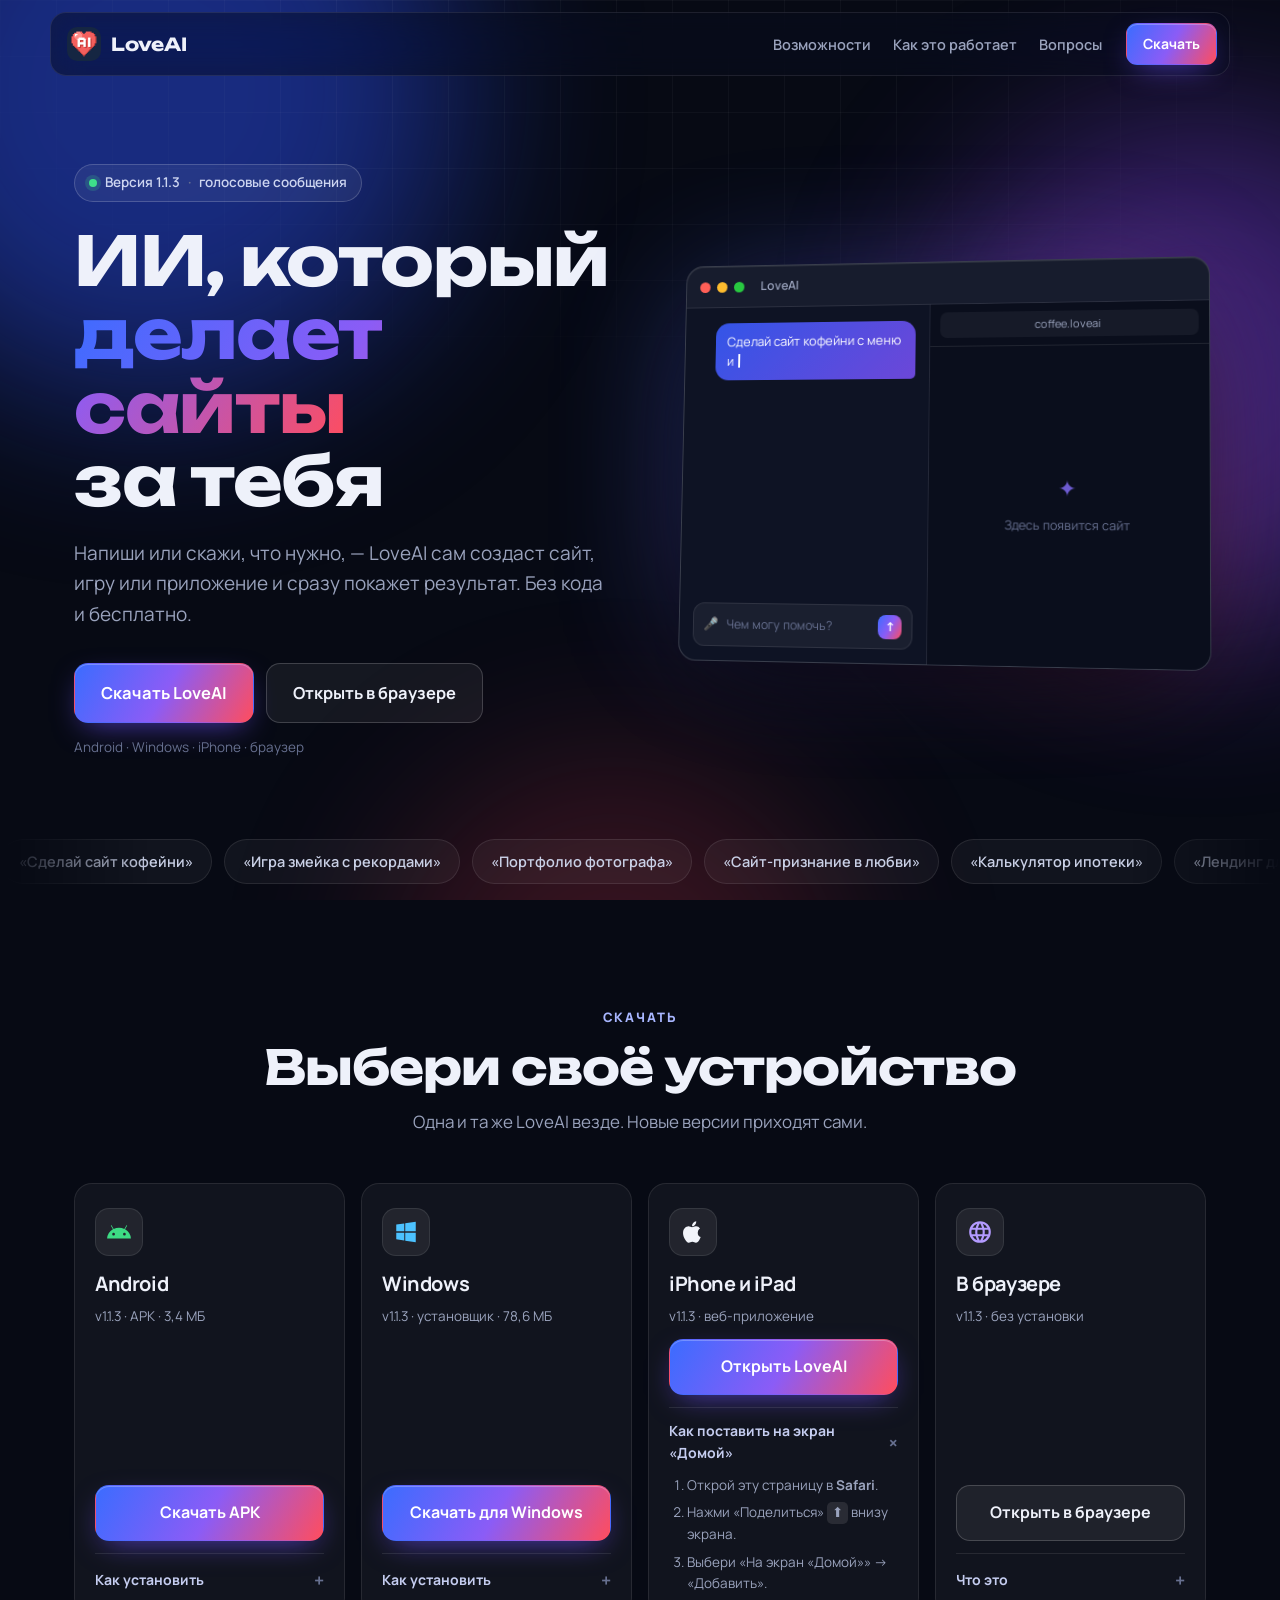
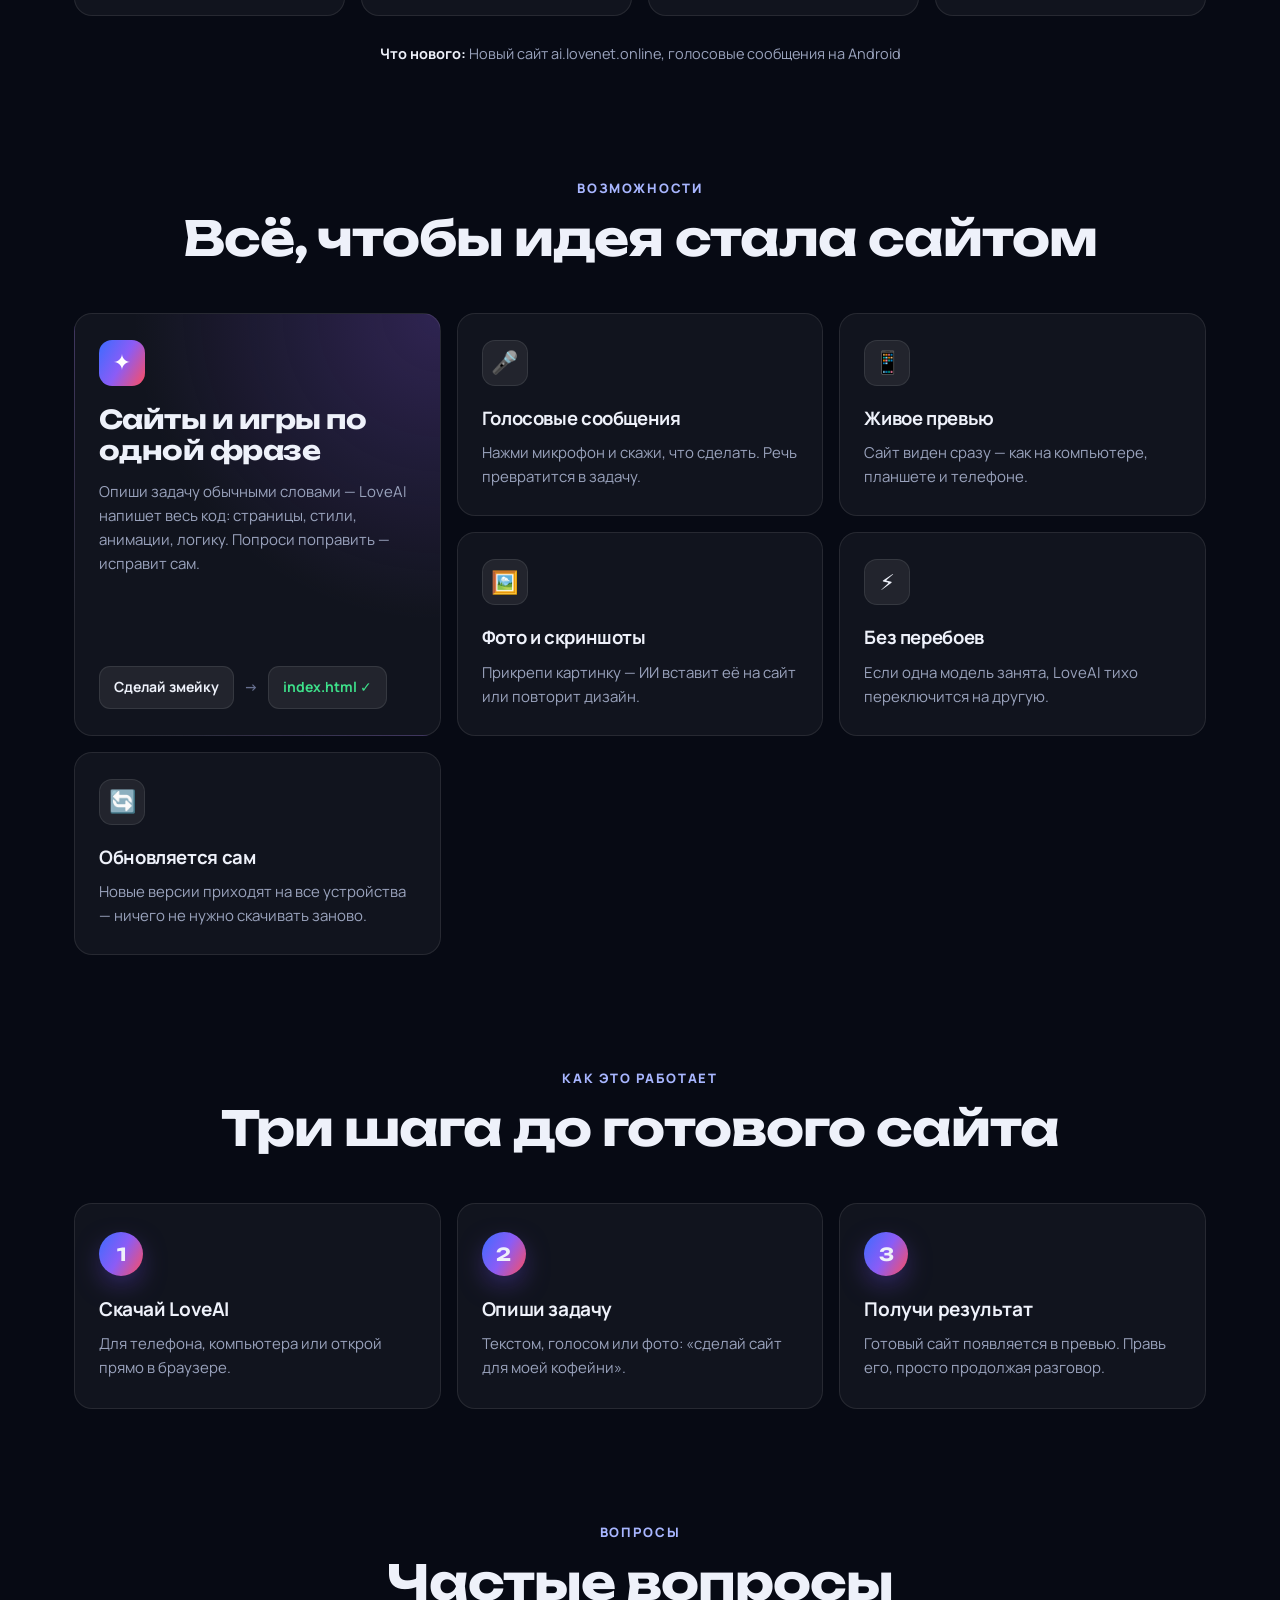
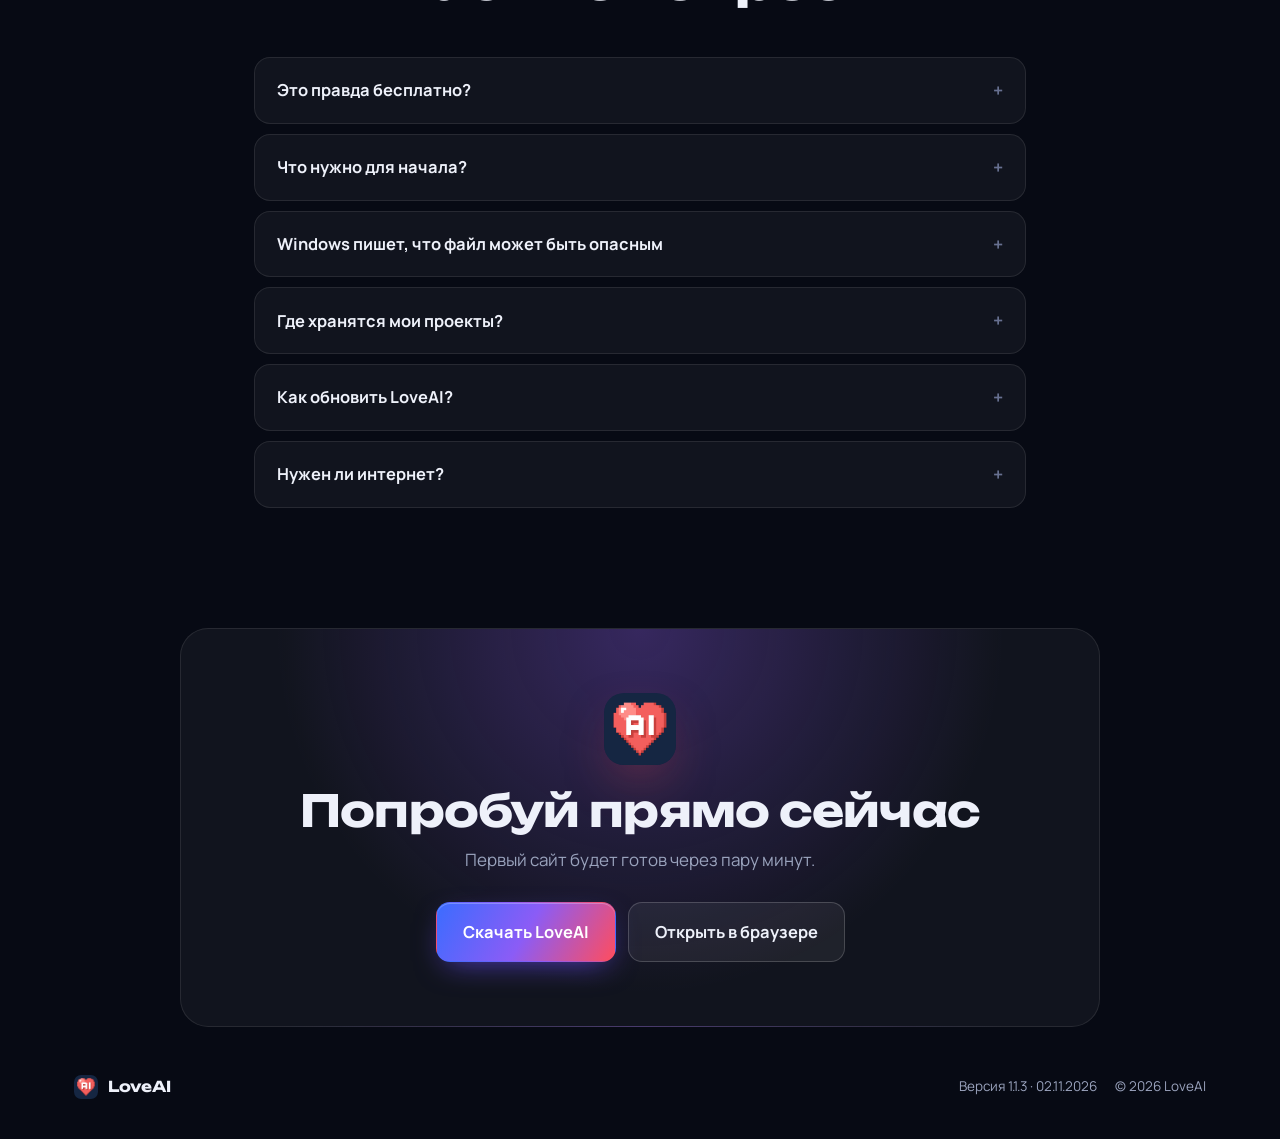
<file: index.html>
<!doctype html>
<html lang="ru">
<head>
  <meta charset="utf-8">
  <meta name="viewport" content="width=device-width, initial-scale=1, viewport-fit=cover">
  <title>LoveAI — ИИ, который делает сайты за тебя</title>
  <meta name="description" content="Напиши, что нужно — LoveAI сам сделает сайт, игру или приложение. Бесплатно для Android, Windows и iPhone.">
  <meta name="theme-color" content="#070a14">
  <meta property="og:title" content="LoveAI — ИИ, который делает сайты за тебя">
  <meta property="og:description" content="Опиши задачу словами или голосом — LoveAI соберёт готовый сайт. Android, Windows, iPhone.">
  <meta property="og:image" content="icon-512.png">
  <meta property="og:type" content="website">
  <link rel="icon" href="logo.png" type="image/png">
  <link rel="apple-touch-icon" href="apple-touch-icon.png">
  <link rel="preconnect" href="https://fonts.googleapis.com">
  <link rel="preconnect" href="https://fonts.gstatic.com" crossorigin>
  <link href="https://fonts.googleapis.com/css2?family=Manrope:wght@400;500;600;700;800&family=Unbounded:wght@500;700;800&display=swap" rel="stylesheet">
  <link rel="stylesheet" href="landing.css">
</head>
<body>
  <div class="bg" aria-hidden="true"><span class="orb o1"></span><span class="orb o2"></span><span class="orb o3"></span><span class="grid"></span></div>

  <header class="nav" id="nav">
    <a class="brand" href="#top" aria-label="LoveAI — на главную"><img src="logo.png" alt="" width="34" height="34"><span>LoveAI</span></a>
    <nav class="links" aria-label="Разделы">
      <a href="#features">Возможности</a>
      <a href="#how">Как это работает</a>
      <a href="#faq">Вопросы</a>
    </nav>
    <a class="btn btn-sm btn-grad" href="#download">Скачать</a>
  </header>

  <main id="top">
    <!-- hero -->
    <section class="hero">
      <div class="hero-text">
        <a class="pill" href="#download"><span class="dot"></span><span id="heroVersion">Новая версия</span><span class="pill-sep">·</span>голосовые сообщения</a>
        <h1>ИИ, который <span class="grad">делает сайты</span> за&nbsp;тебя</h1>
        <p class="lead">Напиши или скажи, что нужно, — LoveAI сам создаст сайт, игру или приложение и сразу покажет результат. Без кода и бесплатно.</p>
        <div class="cta">
          <a class="btn btn-lg btn-grad" id="primaryCta" href="#download">
            <span class="ico" id="primaryIcon"></span><span id="primaryLabel">Скачать LoveAI</span>
          </a>
          <a class="btn btn-lg btn-ghost" href="app/">Открыть в браузере</a>
        </div>
        <p class="cta-note" id="primaryNote">Android · Windows · iPhone · браузер</p>
      </div>

      <div class="mock" aria-label="Как LoveAI делает сайт" role="img">
        <div class="mock-glow" aria-hidden="true"></div>
        <div class="window">
          <div class="win-bar"><i></i><i></i><i></i><span>LoveAI</span></div>
          <div class="win-body">
            <div class="chat">
              <div class="bubble user" id="mUser"><span id="mTyped"></span><span class="caret"></span></div>
              <div class="bubble ai" id="mAi">
                <div class="think"><span class="spark">✦</span><span class="shim">Думаю</span></div>
                <div class="ai-done">
                  <p>Готово! Сделал сайт кофейни с меню и кнопкой заказа.</p>
                  <div class="chip"><b>HTML</b>index.html<em>создан</em></div>
                  <div class="chip"><b>CSS</b>style.css<em>создан</em></div>
                </div>
              </div>
              <div class="composer"><span class="mic">🎤</span><span class="ph">Чем могу помочь?</span><span class="send">↑</span></div>
            </div>
            <div class="preview" id="mPreview">
              <div class="pv-bar"><span>coffee.loveai</span></div>
              <div class="pv-site">
                <div class="pv-hero">
                  <div class="pv-logo">☕ Brew&nbsp;Lab</div>
                  <div class="pv-title">Кофе, который будит мечты</div>
                  <div class="pv-btn">Заказать</div>
                </div>
                <div class="pv-menu">
                  <div><span>Латте</span><b>1 200 ₸</b></div>
                  <div><span>Раф</span><b>1 400 ₸</b></div>
                  <div><span>Флэт уайт</span><b>1 300 ₸</b></div>
                </div>
              </div>
              <div class="pv-empty"><span>✦</span>Здесь появится сайт</div>
            </div>
          </div>
        </div>
      </div>
    </section>

    <!-- prompts marquee -->
    <section class="marquee" aria-label="Примеры задач">
      <div class="track">
        <span>«Сделай сайт кофейни»</span><span>«Игра змейка с рекордами»</span><span>«Портфолио фотографа»</span>
        <span>«Сайт-признание в любви»</span><span>«Калькулятор ипотеки»</span><span>«Лендинг для барбершопа»</span>
        <span>«Тест по истории на 10 вопросов»</span><span>«Свадебное приглашение»</span><span>«Тетрис в неоновом стиле»</span>
        <span>«Сделай сайт кофейни»</span><span>«Игра змейка с рекордами»</span><span>«Портфолио фотографа»</span>
        <span>«Сайт-признание в любви»</span><span>«Калькулятор ипотеки»</span><span>«Лендинг для барбершопа»</span>
        <span>«Тест по истории на 10 вопросов»</span><span>«Свадебное приглашение»</span><span>«Тетрис в неоновом стиле»</span>
      </div>
    </section>

    <!-- download -->
    <section class="section" id="download">
      <div class="head reveal">
        <span class="kicker">Скачать</span>
        <h2>Выбери своё устройство</h2>
        <p>Одна и та же LoveAI везде. Новые версии приходят сами.</p>
      </div>

      <div class="cards">
        <article class="card reveal" data-os="android">
          <span class="tag">Для твоего устройства</span>
          <div class="card-ico"><svg viewBox="0 0 24 24" aria-hidden="true"><path fill="currentColor" d="M17.6 9.48l1.84-3.18a.38.38 0 10-.66-.38l-1.86 3.22A11.4 11.4 0 0012 8.1c-1.77 0-3.43.38-4.92 1.04L5.22 5.92a.38.38 0 10-.66.38L6.4 9.48A10.8 10.8 0 001 18h22a10.8 10.8 0 00-5.4-8.52zM7 15.25a1.25 1.25 0 110-2.5 1.25 1.25 0 010 2.5zm10 0a1.25 1.25 0 110-2.5 1.25 1.25 0 010 2.5z"/></svg></div>
          <h3>Android</h3>
          <p class="meta"><span data-v>—</span> · APK · <span data-size="apk">—</span></p>
          <a class="btn btn-grad btn-block" href="https://github.com/3Ve3Daa/loveai/releases/latest/download/LoveAI.apk" download>Скачать APK</a>
          <details>
            <summary>Как установить</summary>
            <ol>
              <li>Скачай файл и открой его из уведомления или «Загрузок».</li>
              <li>Если телефон спросит — разреши установку из этого источника.</li>
              <li>Нажми «Установить». Обновления потом придут сами.</li>
            </ol>
          </details>
        </article>

        <article class="card reveal" data-os="windows">
          <span class="tag">Для твоего устройства</span>
          <div class="card-ico"><svg viewBox="0 0 24 24" aria-hidden="true"><path fill="currentColor" d="M3 5.1l7.4-1v7.2H3V5.1zm8.3-1.1L21 2.6v8.7h-9.7V4zM3 12.6h7.4v7.2L3 18.8v-6.2zm8.3 0H21v8.8l-9.7-1.4v-7.4z"/></svg></div>
          <h3>Windows</h3>
          <p class="meta"><span data-v>—</span> · установщик · <span data-size="exe">—</span></p>
          <a class="btn btn-grad btn-block" href="https://github.com/3Ve3Daa/loveai/releases/latest/download/LoveAI-Setup.exe" download>Скачать для Windows</a>
          <details>
            <summary>Как установить</summary>
            <ol>
              <li>Запусти скачанный <b>LoveAI-Setup.exe</b>.</li>
              <li>Если появится «Windows защитила ваш компьютер» — нажми «Подробнее» → «Выполнить в любом случае».</li>
              <li>Выбери папку и нажми «Установить». Обновляется программа сама.</li>
            </ol>
          </details>
        </article>

        <article class="card reveal" data-os="ios">
          <span class="tag">Для твоего устройства</span>
          <div class="card-ico"><svg viewBox="0 0 24 24" aria-hidden="true"><path fill="currentColor" d="M16.4 12.6c0-2.5 2-3.7 2.1-3.8a4.6 4.6 0 00-3.6-2c-1.5-.2-3 .9-3.8.9s-2-.9-3.3-.9a4.9 4.9 0 00-4.1 2.5c-1.8 3.1-.5 7.6 1.3 10.1.8 1.2 1.8 2.6 3.1 2.5 1.3 0 1.7-.8 3.3-.8s2 .8 3.3.8 2.2-1.2 3-2.4a10 10 0 001.4-2.8 4.3 4.3 0 01-2.7-4.1zM14 5.3a4.4 4.4 0 001-3.2 4.5 4.5 0 00-2.9 1.5 4.2 4.2 0 00-1 3.1A3.7 3.7 0 0014 5.3z"/></svg></div>
          <h3>iPhone и iPad</h3>
          <p class="meta"><span data-v>—</span> · веб-приложение</p>
          <a class="btn btn-grad btn-block" href="app/">Открыть LoveAI</a>
          <details open>
            <summary>Как поставить на экран «Домой»</summary>
            <ol>
              <li>Открой эту страницу в <b>Safari</b>.</li>
              <li>Нажми «Поделиться» <span class="share">⬆︎</span> внизу экрана.</li>
              <li>Выбери «На экран «Домой»» → «Добавить».</li>
            </ol>
          </details>
        </article>

        <article class="card reveal" data-os="web">
          <span class="tag">Для твоего устройства</span>
          <div class="card-ico"><svg viewBox="0 0 24 24" aria-hidden="true"><path fill="currentColor" d="M12 2a10 10 0 100 20 10 10 0 000-20zm6.9 6h-3a15.7 15.7 0 00-1.4-3.6A8 8 0 0118.9 8zM12 4a14 14 0 011.9 4h-3.8A14 14 0 0112 4zM4.3 14a8.2 8.2 0 010-4h3.4a16.5 16.5 0 000 4H4.3zm.8 2h3a15.7 15.7 0 001.4 3.6A8 8 0 015.1 16zm3-8h-3a8 8 0 014.3-3.6A15.7 15.7 0 008.1 8zM12 20a14 14 0 01-1.9-4h3.8A14 14 0 0112 20zm2.3-6H9.7a14.7 14.7 0 010-4h4.6a14.7 14.7 0 010 4zm.2 5.6a15.7 15.7 0 001.4-3.6h3a8 8 0 01-4.4 3.6zm1.8-5.6a16.5 16.5 0 000-4h3.4a8.2 8.2 0 010 4h-3.4z"/></svg></div>
          <h3>В браузере</h3>
          <p class="meta"><span data-v>—</span> · без установки</p>
          <a class="btn btn-ghost btn-block" href="app/">Открыть в браузере</a>
          <details>
            <summary>Что это</summary>
            <ol>
              <li>Работает на любом компьютере и телефоне.</li>
              <li>Проекты и чаты хранятся в этом браузере.</li>
            </ol>
          </details>
        </article>
      </div>
      <p class="whatsnew reveal" id="whatsNew" hidden></p>
    </section>

    <!-- features -->
    <section class="section" id="features">
      <div class="head reveal">
        <span class="kicker">Возможности</span>
        <h2>Всё, чтобы идея стала сайтом</h2>
      </div>
      <div class="features">
        <div class="feat reveal big">
          <div class="f-ico">✦</div>
          <h3>Сайты и игры по одной фразе</h3>
          <p>Опиши задачу обычными словами — LoveAI напишет весь код: страницы, стили, анимации, логику. Попроси поправить — исправит сам.</p>
          <div class="f-demo"><span>Сделай змейку</span><span>→</span><span class="ok">index.html ✓</span></div>
        </div>
        <div class="feat reveal">
          <div class="f-ico">🎤</div>
          <h3>Голосовые сообщения</h3>
          <p>Нажми микрофон и скажи, что сделать. Речь превратится в задачу.</p>
        </div>
        <div class="feat reveal">
          <div class="f-ico">📱</div>
          <h3>Живое превью</h3>
          <p>Сайт виден сразу — как на компьютере, планшете и телефоне.</p>
        </div>
        <div class="feat reveal">
          <div class="f-ico">🖼️</div>
          <h3>Фото и скриншоты</h3>
          <p>Прикрепи картинку — ИИ вставит её на сайт или повторит дизайн.</p>
        </div>
        <div class="feat reveal">
          <div class="f-ico">⚡</div>
          <h3>Без перебоев</h3>
          <p>Если одна модель занята, LoveAI тихо переключится на другую.</p>
        </div>
        <div class="feat reveal">
          <div class="f-ico">🔄</div>
          <h3>Обновляется сам</h3>
          <p>Новые версии приходят на все устройства — ничего не нужно скачивать заново.</p>
        </div>
      </div>
    </section>

    <!-- how -->
    <section class="section" id="how">
      <div class="head reveal">
        <span class="kicker">Как это работает</span>
        <h2>Три шага до готового сайта</h2>
      </div>
      <ol class="steps">
        <li class="reveal"><span class="num">1</span><h3>Скачай LoveAI</h3><p>Для телефона, компьютера или открой прямо в браузере.</p></li>
        <li class="reveal"><span class="num">2</span><h3>Опиши задачу</h3><p>Текстом, голосом или фото: «сделай сайт для моей кофейни».</p></li>
        <li class="reveal"><span class="num">3</span><h3>Получи результат</h3><p>Готовый сайт появляется в превью. Правь его, просто продолжая разговор.</p></li>
      </ol>
    </section>

    <!-- faq -->
    <section class="section narrow" id="faq">
      <div class="head reveal">
        <span class="kicker">Вопросы</span>
        <h2>Частые вопросы</h2>
      </div>
      <div class="faq">
        <details class="reveal"><summary>Это правда бесплатно?</summary><p>Да. LoveAI использует бесплатные ИИ-модели и сам выбирает самую сильную из доступных.</p></details>
        <details class="reveal"><summary>Что нужно для начала?</summary><p>При первом запуске нажми «Обновить план» и вставь API-ключ — это делается один раз. Дальше просто пиши задачи.</p></details>
        <details class="reveal"><summary>Windows пишет, что файл может быть опасным</summary><p>Так Windows реагирует на новые программы без платной цифровой подписи. Нажми «Подробнее» → «Выполнить в любом случае».</p></details>
        <details class="reveal"><summary>Где хранятся мои проекты?</summary><p>Прямо на твоём устройстве — внутри приложения. Никуда не загружаются, кроме запроса к ИИ.</p></details>
        <details class="reveal"><summary>Как обновить LoveAI?</summary><p>Никак — само. Программа на компьютере ставит обновление при перезапуске, Android показывает «Вышла новая версия», веб-версия обновляется при открытии.</p></details>
        <details class="reveal"><summary>Нужен ли интернет?</summary><p>Да, чтобы ИИ отвечал. А вот уже готовые проекты открываются и без сети.</p></details>
      </div>
    </section>

    <!-- final -->
    <section class="final reveal">
      <img src="logo.png" alt="" width="72" height="72">
      <h2>Попробуй прямо сейчас</h2>
      <p>Первый сайт будет готов через пару минут.</p>
      <div class="cta center">
        <a class="btn btn-lg btn-grad" href="#download">Скачать LoveAI</a>
        <a class="btn btn-lg btn-ghost" href="app/">Открыть в браузере</a>
      </div>
    </section>
  </main>

  <footer class="footer">
    <div class="brand small"><img src="logo.png" alt="" width="24" height="24"><span>LoveAI</span></div>
    <span class="muted" id="footVersion"></span>
    <span class="muted">© <span id="year">2026</span> LoveAI</span>
  </footer>

  <script src="landing.js"></script>
</body>
</html>
</file>
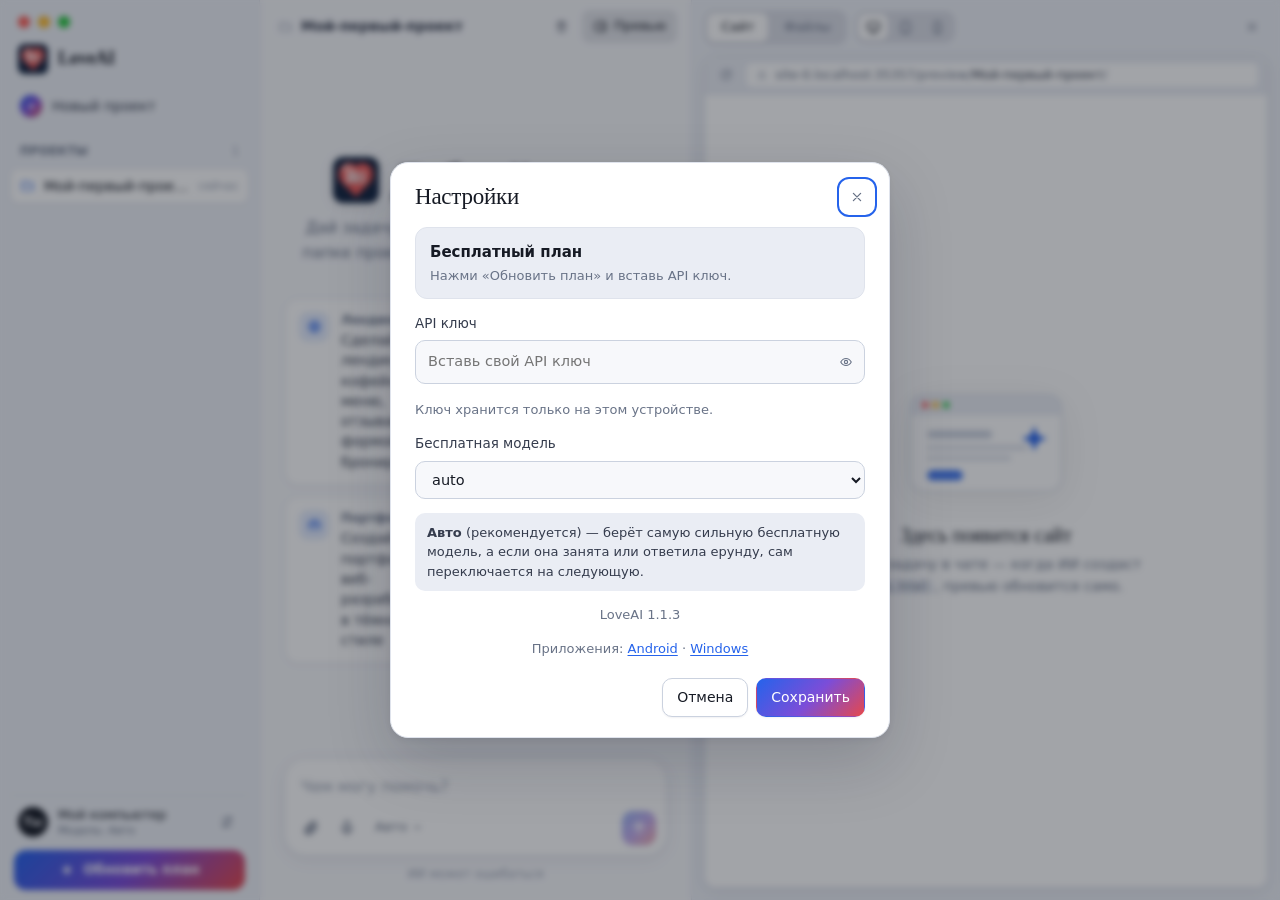
<file: app/index.html>
<!doctype html>
<html lang="ru">
<head>
  <meta charset="utf-8">
  <meta name="viewport" content="width=device-width, initial-scale=1, interactive-widget=resizes-content">
  <meta name="color-scheme" content="light dark">
  <title>LoveAI</title>
  <link rel="icon" href="logo.png" type="image/png">
  <link rel="manifest" href="manifest.webmanifest">
  <link rel="apple-touch-icon" href="apple-touch-icon.png">
  <meta name="apple-mobile-web-app-capable" content="yes">
  <meta name="mobile-web-app-capable" content="yes">
  <meta name="apple-mobile-web-app-title" content="LoveAI">
  <meta name="apple-mobile-web-app-status-bar-style" content="default">
  <meta name="theme-color" content="#f7f8fb" media="(prefers-color-scheme: light)">
  <meta name="theme-color" content="#1a1d24" media="(prefers-color-scheme: dark)">
  <link rel="stylesheet" href="style.css">
</head>
<body>
  <div class="app">
    <aside class="sidebar" id="sidebar" aria-label="Проекты">
      <div class="traffic" aria-hidden="true"><span></span><span></span><span></span></div>
      <div class="brand">
        <img class="logo" src="logo.png" alt="LoveAI">
        <div class="brand-name">LoveAI</div>
      </div>
      <button class="side-btn" id="newProjectBtn" type="button"><span class="ico"><i data-icon="plus"></i></span> Новый проект</button>
      <label class="search">
        <i data-icon="search"></i>
        <input type="search" id="projectSearch" placeholder="Поиск проектов" autocomplete="off" aria-label="Поиск проектов">
      </label>
      <div class="section-title">Проекты <span class="count" id="projectCount"></span></div>
      <ul class="projects" id="projectList"></ul>
      <div class="user-card">
        <div class="avatar-sm">Ты</div>
        <div class="who">Мой компьютер<small id="modelLabel">—</small></div>
        <button class="icon-btn" id="settingsBtn" type="button" title="Настройки" aria-label="Настройки"><i data-icon="settings"></i></button>
      </div>
      <button class="upgrade-btn" id="sideUpgradeBtn" type="button"><i data-icon="sparkle"></i>Обновить план</button>
    </aside>
    <div class="scrim" id="scrim" aria-hidden="true"></div>

    <main class="chat">
      <header class="chat-head" id="chatHead">
        <button class="icon-btn mobile-only" id="menuBtn" type="button" title="Меню" aria-label="Открыть список проектов"><i data-icon="menu"></i></button>
        <div class="chat-title"><i data-icon="folder"></i><span id="chatTitle">Проект</span></div>
        <div class="head-actions">
          <button class="btn ghost small" id="clearBtn" type="button" title="Очистить переписку"><i data-icon="trash"></i><span class="label">Очистить чат</span></button>
          <button class="btn ghost small" id="previewToggle" type="button" title="Показать или скрыть превью" aria-pressed="false"><i data-icon="panel"></i><span class="label">Превью</span></button>
        </div>
      </header>

      <div class="messages" id="messages" aria-live="polite"></div>

      <div class="composer-wrap">
        <button class="jump-btn" id="jumpBtn" type="button" title="Вниз" aria-label="Прокрутить вниз"><i data-icon="arrow-down"></i></button>
        <form class="composer" id="composer">
          <div class="attachments hidden" id="attachments"></div>
          <textarea id="input" rows="1" placeholder="Чем могу помочь?" aria-label="Сообщение"></textarea>
          <div class="recorder" id="recorder" aria-live="polite">
            <span class="rec-dot" aria-hidden="true"></span>
            <span class="rec-time" id="recTime">0:00</span>
            <div class="rec-wave" id="recWave" aria-hidden="true"></div>
            <div class="rec-text hidden" id="recText"></div>
            <button type="button" class="btn ghost small" id="recCancel">Отмена</button>
          </div>
          <div class="composer-bar">
            <div class="bar-left">
              <button type="button" class="icon-btn attach-btn" id="attachBtn" title="Прикрепить фото" aria-label="Прикрепить фото">
                <svg viewBox="0 0 20 20" fill="none" stroke="currentColor" stroke-width="1.7" stroke-linecap="round" stroke-linejoin="round"><path d="M16.5 9.5l-6.4 6.4a4 4 0 01-5.7-5.7l6.7-6.7a2.7 2.7 0 013.8 3.8l-6.7 6.7a1.3 1.3 0 01-1.9-1.9L12.5 6"/></svg>
              </button>
              <button type="button" class="icon-btn mic-btn" id="micBtn" title="Голосовое сообщение" aria-label="Записать голосовое сообщение"><i data-icon="mic"></i></button>
              <input type="file" id="fileInput" accept="image/png,image/jpeg,image/webp,image/gif" multiple hidden>
              <button type="button" class="model-pill" id="composerModel" title="Сменить модель">—</button>
            </div>
            <button class="send" id="sendBtn" type="submit" title="Отправить" aria-label="Отправить"></button>
          </div>
        </form>
        <div class="hint">ИИ может ошибаться<span class="keys"> · <kbd>Enter</kbd> — отправить, <kbd>Shift</kbd>+<kbd>Enter</kbd> — новая строка</span></div>
      </div>
    </main>

    <section class="preview" id="preview" aria-label="Превью">
      <div class="preview-head">
        <button class="icon-btn mobile-only" id="closePreviewMobile" type="button" title="Назад к чату" aria-label="Назад к чату"><i data-icon="chevron-left"></i></button>
        <div class="seg preview-tabs" role="tablist">
          <button class="tab active" data-tab="site" type="button" role="tab">Сайт</button>
          <button class="tab" data-tab="files" type="button" role="tab">Файлы<span class="count" id="fileCount"></span></button>
        </div>
        <div class="seg devices" id="devices" role="group" aria-label="Ширина экрана">
          <button class="dev active" data-device="desktop" type="button" title="Компьютер" aria-label="Компьютер"><i data-icon="monitor"></i></button>
          <button class="dev" data-device="tablet" type="button" title="Планшет · 768 px" aria-label="Планшет"><i data-icon="tablet"></i></button>
          <button class="dev" data-device="phone" type="button" title="Телефон · 390 px" aria-label="Телефон"><i data-icon="phone"></i></button>
        </div>
        <div class="head-actions">
          <button class="icon-btn" id="openTab" type="button" title="Открыть в новой вкладке" aria-label="Открыть в новой вкладке"><i data-icon="external"></i></button>
          <button class="icon-btn" id="openFolder" type="button" title="Открыть папку проекта" aria-label="Открыть папку проекта"><i data-icon="folder-open"></i></button>
          <button class="icon-btn desktop-only" id="closePreview" type="button" title="Скрыть" aria-label="Скрыть превью"><i data-icon="close"></i></button>
        </div>
      </div>
      <div class="window">
        <div class="addr" id="addrBar">
          <button class="icon-btn sm" id="reloadPreview" type="button" title="Обновить" aria-label="Обновить превью"><i data-icon="refresh"></i></button>
          <div class="addr-field" title="Адрес превью"><i data-icon="lock"></i><span id="addrUrl">—</span></div>
          <span class="addr-size" id="devSize"></span>
          <div class="addr-progress" aria-hidden="true"></div>
        </div>
        <div class="preview-body">
          <div class="stage" id="stage"><iframe id="frame" title="Превью сайта"></iframe></div>
          <div class="empty-preview" id="emptyPreview">
            <svg class="empty-art" viewBox="0 0 160 112" fill="none" aria-hidden="true">
              <rect x="8" y="10" width="144" height="92" rx="12" fill="var(--surface)" stroke="var(--border-strong)"/>
              <path d="M8 22a12 12 0 0112-12h120a12 12 0 0112 12v8H8z" fill="var(--surface-2)"/>
              <circle cx="22" cy="20" r="3" fill="#ff5f57"/><circle cx="32" cy="20" r="3" fill="#febc2e"/><circle cx="42" cy="20" r="3" fill="#28c840"/>
              <rect x="24" y="44" width="62" height="8" rx="4" fill="var(--border-strong)"/>
              <rect x="24" y="58" width="96" height="5" rx="2.5" fill="var(--border)"/>
              <rect x="24" y="68" width="80" height="5" rx="2.5" fill="var(--border)"/>
              <rect x="24" y="82" width="34" height="10" rx="5" fill="var(--accent)" opacity=".85"/>
              <path d="M126 40l3.2 8.8L138 52l-8.8 3.2L126 64l-3.2-8.8L114 52l8.8-3.2z" fill="var(--accent)"/>
            </svg>
            <div class="empty-title">Здесь появится сайт</div>
            <div class="empty-text">Опиши задачу в чате — когда ИИ создаст <code>index.html</code>, превью обновится само.</div>
          </div>
          <div class="file-pane hidden" id="filePane">
            <div class="file-summary" id="fileSummary"></div>
            <ul class="file-list" id="fileList"></ul>
          </div>
        </div>
      </div>
    </section>
  </div>

  <div class="toasts" id="toasts" role="status" aria-live="polite"></div>

  <dialog id="settingsDlg" aria-labelledby="settingsTitle">
    <form method="dialog" class="dlg">
      <div class="dlg-head">
        <h2 id="settingsTitle">Настройки</h2>
        <button class="icon-btn" value="cancel" title="Закрыть" aria-label="Закрыть"><i data-icon="close"></i></button>
      </div>
      <div class="plan-card">
        <div class="plan-info">
          <b id="planName">Бесплатный план</b>
          <span class="muted small-text" id="planText">Всё уже настроено — можно сразу пользоваться.</span>
        </div>
        <button type="button" class="btn small" id="upgradeBtn"><i data-icon="sparkle"></i>Обновить план</button>
      </div>
      <div class="plan-key hidden" id="planKey">
        <label>API ключ
          <span class="input-wrap">
            <input type="password" id="apiKey" placeholder="Вставь свой API ключ" autocomplete="off" spellcheck="false">
            <button type="button" class="icon-btn sm" id="toggleKey" title="Показать ключ" aria-label="Показать ключ"><i data-icon="eye"></i></button>
          </span>
        </label>
        <div class="muted small-text" id="keyHint"></div>
        <div class="muted small-text">Ключ хранится только на этом устройстве.</div>
      </div>
      <label>Бесплатная модель
        <select id="modelSelect"><option>Загрузка…</option></select>
      </label>
      <div class="note small-text"><b>Авто</b> (рекомендуется) — берёт самую сильную бесплатную модель, а если она занята или ответила ерунду, сам переключается на следующую.</div>
      <div class="muted small-text app-version" id="appVersion"></div>
      <div class="dlg-actions">
        <button class="btn" value="cancel">Отмена</button>
        <button class="btn primary" id="saveSettings" value="save">Сохранить</button>
      </div>
    </form>
  </dialog>

  <dialog id="projectDlg" aria-labelledby="projectTitle">
    <form class="dlg" id="projectForm">
      <div class="dlg-head">
        <h2 id="projectTitle">Новый проект</h2>
        <button class="icon-btn" type="button" data-close title="Закрыть" aria-label="Закрыть"><i data-icon="close"></i></button>
      </div>
      <label>Название
        <input type="text" id="projectName" autofocus placeholder="Например, Лендинг-кофейни" autocomplete="off" maxlength="80">
      </label>
      <div class="muted small-text">Для проекта создастся отдельная папка — в ней ИИ будет сохранять файлы сайта.</div>
      <div class="field-error" id="projectError" role="alert"></div>
      <div class="dlg-actions">
        <button class="btn" type="button" data-close>Отмена</button>
        <button class="btn primary" type="submit" id="createProject">Создать</button>
      </div>
    </form>
  </dialog>

  <dialog id="confirmDlg" class="narrow" aria-labelledby="confirmTitle">
    <form method="dialog" class="dlg">
      <h2 id="confirmTitle"></h2>
      <div class="muted" id="confirmText"></div>
      <div class="dlg-actions">
        <button class="btn" value="cancel">Отмена</button>
        <button class="btn primary" value="ok" id="confirmOk">OK</button>
      </div>
    </form>
  </dialog>

  <dialog id="codeDlg" aria-labelledby="codeTitle">
    <div class="dlg code-dlg">
      <div class="code-head">
        <span id="codeBadge"></span>
        <div class="code-name"><b id="codeTitle"></b><small id="codeInfo"></small></div>
        <button class="btn small" id="copyCode" type="button"><i data-icon="copy"></i><span>Копировать</span></button>
        <button class="icon-btn" id="closeCode" type="button" title="Закрыть" aria-label="Закрыть"><i data-icon="close"></i></button>
      </div>
      <pre><code id="codeBody"></code></pre>
    </div>
  </dialog>

  <script src="app-info.js"></script>
  <script src="default-key.js"></script>
  <script src="mobile-backend.js"></script>
  <script src="app.js"></script>
  <script src="mobile-ui.js"></script>
  <script>if ('serviceWorker' in navigator) addEventListener('load', () => {
    const hadWorker = !!navigator.serviceWorker.controller;
    navigator.serviceWorker.register('sw.js').then(reg => {
      document.addEventListener('visibilitychange', () => { if (!document.hidden) reg.update().catch(() => {}); });
      setInterval(() => reg.update().catch(() => {}), 60 * 60 * 1000);
    }).catch(() => {});
    let reloading = false;
    navigator.serviceWorker.addEventListener('controllerchange', () => {
      if (!hadWorker || reloading) return;
      reloading = true;
      (function reload() {
        if (typeof state !== 'undefined' && (state.busy || state.rec)) return setTimeout(reload, 2000);
        try { sessionStorage.setItem('3v_updated', '1'); } catch {}
        location.reload();
      })();
    });
  });</script>
</body>
</html>
</file>
<file: landing.css>
/* LoveAI — страница скачивания */
:root {
  --bg: #070a14;
  --bg-2: #0c1122;
  --card: rgba(255, 255, 255, .045);
  --card-hi: rgba(255, 255, 255, .075);
  --line: rgba(255, 255, 255, .09);
  --line-hi: rgba(255, 255, 255, .18);
  --text: #eef1fa;
  --muted: #9aa3bd;
  --faint: #677090;
  --blue: #3b6cff;
  --violet: #8b5cf6;
  --red: #ff4d5e;
  --grad: linear-gradient(120deg, #3b6cff 0%, #8b5cf6 50%, #ff4d5e 100%);
  --ease: cubic-bezier(.2, .7, .2, 1);
  --display: "Unbounded", "Manrope", system-ui, sans-serif;
  --sans: "Manrope", -apple-system, "Segoe UI", system-ui, sans-serif;
  --r: 18px;
  --wrap: 1180px;
}
* { box-sizing: border-box; }
html { scroll-behavior: smooth; -webkit-text-size-adjust: 100%; }
body {
  margin: 0; background: var(--bg); color: var(--text); font: 16px/1.6 var(--sans);
  overflow-x: hidden; -webkit-font-smoothing: antialiased;
}
a { color: inherit; }
img { display: block; }
h1, h2, h3 { margin: 0; letter-spacing: -.02em; }
h1, h2 { font-family: var(--display); font-weight: 700; line-height: 1.08; }
p { margin: 0; }
.muted { color: var(--muted); }
.grad { background: var(--grad); -webkit-background-clip: text; background-clip: text; color: transparent; }

/* ambient background */
.bg { position: fixed; inset: 0; z-index: -1; overflow: hidden; pointer-events: none; }
.orb { position: absolute; border-radius: 50%; filter: blur(90px); opacity: .55; animation: float 18s ease-in-out infinite; }
.o1 { width: 620px; height: 620px; background: #2747d8; top: -220px; left: -160px; }
.o2 { width: 520px; height: 520px; background: #7a3ee0; top: 120px; right: -180px; animation-delay: -6s; opacity: .45; }
.o3 { width: 460px; height: 460px; background: #e3364b; top: 760px; left: 30%; animation-delay: -12s; opacity: .22; }
.grid {
  position: absolute; inset: 0;
  background-image: linear-gradient(rgba(255,255,255,.035) 1px, transparent 1px), linear-gradient(90deg, rgba(255,255,255,.035) 1px, transparent 1px);
  background-size: 56px 56px;
  mask-image: radial-gradient(ellipse 80% 60% at 50% 0%, #000 30%, transparent 75%);
  -webkit-mask-image: radial-gradient(ellipse 80% 60% at 50% 0%, #000 30%, transparent 75%);
}
@keyframes float { 50% { transform: translate(40px, 30px) scale(1.06); } }

/* nav */
.nav {
  position: sticky; top: 12px; z-index: 50; max-width: var(--wrap); margin: 12px auto 0; padding: 10px 12px 10px 16px;
  display: flex; align-items: center; gap: 24px; border-radius: 16px;
  background: rgba(10, 14, 28, .55); border: 1px solid var(--line); backdrop-filter: blur(16px) saturate(140%); -webkit-backdrop-filter: blur(16px) saturate(140%);
  width: calc(100% - 32px);
}
.brand { display: flex; align-items: center; gap: 10px; text-decoration: none; font: 700 18px var(--display); }
.brand img { border-radius: 10px; }
.brand.small { font-size: 15px; }
.brand.small img { border-radius: 7px; }
.links { display: flex; gap: 22px; margin-left: auto; }
.links a { text-decoration: none; color: var(--muted); font-weight: 600; font-size: 14.5px; transition: color .2s; }
.links a:hover { color: var(--text); }

/* buttons */
.btn {
  display: inline-flex; align-items: center; justify-content: center; gap: 10px; text-decoration: none; font-weight: 700;
  border-radius: 14px; border: 1px solid transparent; cursor: pointer; transition: transform .15s var(--ease), box-shadow .25s, background .2s, border-color .2s;
  white-space: nowrap;
}
.btn:active { transform: scale(.97); }
.btn:focus-visible { outline: 2px solid #9db4ff; outline-offset: 3px; }
.btn-sm { padding: 9px 16px; font-size: 14px; border-radius: 11px; }
.btn-lg { padding: 16px 26px; font-size: 16.5px; }
.btn-block { width: 100%; padding: 14px 18px; }
.btn-grad { background: var(--grad); color: #fff; box-shadow: 0 10px 30px -10px rgba(110, 80, 255, .7), inset 0 1px 0 rgba(255,255,255,.25); }
.btn-grad:hover { box-shadow: 0 14px 40px -10px rgba(140, 90, 255, .9), inset 0 1px 0 rgba(255,255,255,.3); transform: translateY(-1px); }
.btn-ghost { background: rgba(255,255,255,.06); border-color: var(--line-hi); color: var(--text); }
.btn-ghost:hover { background: rgba(255,255,255,.1); }
.btn .ico { display: inline-flex; width: 20px; height: 20px; }
.btn .ico svg { width: 100%; height: 100%; }
.btn .ico:empty { display: none; }

/* hero */
.hero {
  max-width: var(--wrap); margin: 0 auto; padding: 88px 24px 40px;
  display: grid; grid-template-columns: 1.02fr 1fr; gap: 56px; align-items: center;
}
.pill {
  display: inline-flex; align-items: center; gap: 8px; padding: 7px 14px; border-radius: 99px; text-decoration: none;
  background: rgba(255,255,255,.06); border: 1px solid var(--line-hi); font-size: 13.5px; font-weight: 600; color: #cdd5f0;
}
.pill .dot { width: 8px; height: 8px; border-radius: 50%; background: #3ee08a; box-shadow: 0 0 0 4px rgba(62,224,138,.18); }
.pill-sep { color: var(--faint); }
.hero h1 { font-size: clamp(38px, 5.6vw, 68px); margin: 22px 0 20px; }
.lead { font-size: clamp(16.5px, 1.6vw, 19px); color: var(--muted); max-width: 540px; }
.cta { display: flex; flex-wrap: wrap; gap: 12px; margin-top: 34px; }
.cta.center { justify-content: center; }
.cta-note { margin-top: 14px; font-size: 13.5px; color: var(--faint); }

/* app mockup */
.mock { position: relative; perspective: 1400px; }
.mock-glow { position: absolute; inset: 8% 4%; background: var(--grad); filter: blur(70px); opacity: .45; border-radius: 40px; }
.window {
  position: relative; border-radius: 18px; overflow: hidden; background: #0e1324;
  border: 1px solid var(--line-hi); box-shadow: 0 40px 100px -30px rgba(0,0,0,.8), inset 0 1px 0 rgba(255,255,255,.08);
  transform: rotateY(-8deg) rotateX(4deg); transition: transform .6s var(--ease);
}
.mock:hover .window { transform: rotateY(-3deg) rotateX(2deg); }
.win-bar { display: flex; align-items: center; gap: 7px; padding: 11px 14px; background: rgba(255,255,255,.04); border-bottom: 1px solid var(--line); }
.win-bar i { width: 11px; height: 11px; border-radius: 50%; background: #ff5f57; }
.win-bar i:nth-child(2) { background: #febc2e; }
.win-bar i:nth-child(3) { background: #28c840; }
.win-bar span { margin-left: 10px; font-size: 12.5px; color: var(--muted); font-weight: 600; }
.win-body { display: grid; grid-template-columns: 1fr 1.08fr; min-height: 360px; }
.chat { display: flex; flex-direction: column; gap: 10px; padding: 16px 14px 14px; border-right: 1px solid var(--line); }
.bubble { font-size: 13px; line-height: 1.5; border-radius: 14px; padding: 10px 12px; max-width: 92%; }
.bubble.user { align-self: flex-end; background: linear-gradient(135deg, #3355e8, #6c47d8); color: #fff; border-bottom-right-radius: 5px; min-height: 40px; }
.bubble.ai { align-self: flex-start; background: rgba(255,255,255,.06); border: 1px solid var(--line); opacity: 0; transform: translateY(6px); transition: opacity .35s, transform .35s var(--ease); }
.bubble.ai.show { opacity: 1; transform: none; }
.caret { display: inline-block; width: 2px; height: 14px; background: #fff; margin-left: 2px; vertical-align: -2px; animation: blink 1s steps(2) infinite; }
.bubble.user.sent .caret { display: none; }
@keyframes blink { 50% { opacity: 0; } }
.think { display: flex; align-items: center; gap: 7px; color: var(--muted); }
.spark { color: #a98bff; animation: spin 2.4s linear infinite; display: inline-block; }
@keyframes spin { to { transform: rotate(360deg); } }
.shim { background: linear-gradient(90deg, #6c7591 0%, #e8ecff 50%, #6c7591 100%); background-size: 200% 100%; -webkit-background-clip: text; background-clip: text; color: transparent; animation: shimmer 1.6s linear infinite; font-weight: 600; }
@keyframes shimmer { from { background-position: 100% 0; } to { background-position: -100% 0; } }
.ai-done { display: none; }
.bubble.ai.done .think { display: none; }
.bubble.ai.done .ai-done { display: block; }
.ai-done p { margin-bottom: 8px; }
.chip {
  display: flex; align-items: center; gap: 8px; font-size: 12px; padding: 7px 9px; margin-top: 6px; border-radius: 10px;
  background: rgba(0,0,0,.25); border: 1px solid var(--line); animation: pop .4s var(--ease) both;
}
.chip:nth-child(3) { animation-delay: .15s; }
.chip b { font-size: 9.5px; padding: 2px 5px; border-radius: 5px; background: #ff7a45; color: #fff; }
.chip:nth-child(3) b { background: #3b82f6; }
.chip em { margin-left: auto; font-style: normal; color: #3ee08a; font-weight: 700; }
@keyframes pop { from { opacity: 0; transform: scale(.94); } }
.composer {
  margin-top: auto; display: flex; align-items: center; gap: 8px; padding: 9px 10px; border-radius: 12px;
  background: rgba(255,255,255,.05); border: 1px solid var(--line); font-size: 12.5px; color: var(--faint);
}
.composer .ph { flex: 1; }
.composer .send { width: 24px; height: 24px; border-radius: 8px; background: var(--grad); color: #fff; display: grid; place-items: center; font-weight: 800; }
.preview { position: relative; background: #0a0e1c; display: flex; flex-direction: column; }
.pv-bar { padding: 8px 10px; border-bottom: 1px solid var(--line); }
.pv-bar span { display: block; font-size: 11px; color: var(--muted); background: rgba(255,255,255,.05); border-radius: 7px; padding: 4px 10px; text-align: center; }
.pv-site { flex: 1; opacity: 0; transform: scale(.97); transition: opacity .6s, transform .6s var(--ease); display: flex; flex-direction: column; }
.preview.ready .pv-site { opacity: 1; transform: none; }
.preview.ready .pv-empty { opacity: 0; }
.pv-hero {
  padding: 22px 16px 20px; color: #fff;
  background: radial-gradient(circle at 80% 20%, rgba(255,190,120,.35), transparent 50%), linear-gradient(160deg, #3b2418, #1a100b);
}
.pv-logo { font-size: 11px; font-weight: 800; letter-spacing: .04em; opacity: .9; }
.pv-title { font: 700 19px/1.15 var(--display); margin: 16px 0 14px; max-width: 200px; }
.pv-btn { display: inline-block; font-size: 11px; font-weight: 800; padding: 7px 14px; border-radius: 99px; background: #f3b36b; color: #2a170c; }
.pv-menu { padding: 12px 14px; display: grid; gap: 7px; background: #f6efe7; flex: 1; }
.pv-menu div { display: flex; justify-content: space-between; font-size: 11.5px; color: #3a2a20; padding: 7px 10px; background: #fff; border-radius: 9px; }
.pv-menu b { color: #a5592a; }
.pv-empty { position: absolute; inset: 40px 0 0; display: grid; place-content: center; justify-items: center; gap: 8px; color: var(--faint); font-size: 12.5px; transition: opacity .4s; }
.pv-empty span { font-size: 22px; color: #6d5bd0; }

/* marquee */
.marquee { margin: 40px 0 10px; overflow: hidden; mask-image: linear-gradient(90deg, transparent, #000 12%, #000 88%, transparent); -webkit-mask-image: linear-gradient(90deg, transparent, #000 12%, #000 88%, transparent); }
.track { display: flex; gap: 12px; width: max-content; animation: scroll 46s linear infinite; }
.track span { padding: 10px 18px; border-radius: 99px; background: var(--card); border: 1px solid var(--line); color: #c9d0e6; font-weight: 600; font-size: 14.5px; white-space: nowrap; }
@keyframes scroll { to { transform: translateX(-50%); } }

/* sections */
.section { max-width: var(--wrap); margin: 0 auto; padding: 110px 24px 0; }
.section.narrow { max-width: 820px; }
.head { text-align: center; margin-bottom: 48px; }
.kicker { display: inline-block; font-size: 13px; font-weight: 800; letter-spacing: .14em; text-transform: uppercase; color: #a8b6ff; margin-bottom: 14px; }
.head h2 { font-size: clamp(30px, 4vw, 48px); }
.head p { margin-top: 14px; color: var(--muted); font-size: 17px; }

/* download cards */
.cards { display: grid; grid-template-columns: repeat(4, 1fr); gap: 16px; }
.card {
  position: relative; display: flex; flex-direction: column; gap: 12px; padding: 24px 20px 20px; border-radius: var(--r);
  background: var(--card); border: 1px solid var(--line); transition: border-color .25s, background .25s, transform .25s var(--ease);
}
.card:hover { border-color: var(--line-hi); background: var(--card-hi); transform: translateY(-3px); }
.card.mine { border-color: transparent; background: linear-gradient(var(--bg-2), var(--bg-2)) padding-box, var(--grad) border-box; border: 1.5px solid transparent; box-shadow: 0 30px 70px -30px rgba(120, 80, 255, .55); }
.card .tag { display: none; position: absolute; top: -12px; left: 18px; font-size: 11.5px; font-weight: 800; padding: 4px 10px; border-radius: 99px; background: var(--grad); color: #fff; }
.card.mine .tag { display: block; }
.card-ico { width: 48px; height: 48px; border-radius: 14px; display: grid; place-items: center; background: rgba(255,255,255,.07); border: 1px solid var(--line); }
.card-ico svg { width: 26px; height: 26px; }
.card[data-os="android"] .card-ico { color: #3ddc84; }
.card[data-os="windows"] .card-ico { color: #4cc2ff; }
.card[data-os="ios"] .card-ico { color: #f2f4fa; }
.card[data-os="web"] .card-ico { color: #b49bff; }
.card h3 { font-size: 20px; }
.meta { font-size: 13.5px; color: var(--muted); margin-top: -6px; }
.card .btn { margin-top: auto; }
details summary { cursor: pointer; font-weight: 700; font-size: 14px; color: #c5cdf0; list-style: none; display: flex; align-items: center; gap: 8px; }
details summary::-webkit-details-marker { display: none; }
details summary::after { content: "+"; margin-left: auto; font-size: 18px; color: var(--faint); transition: transform .2s; }
details[open] summary::after { transform: rotate(45deg); }
.card details { border-top: 1px solid var(--line); padding-top: 12px; }
.card ol { margin: 10px 0 0; padding-left: 18px; color: var(--muted); font-size: 13.5px; display: grid; gap: 6px; }
.share { display: inline-block; padding: 0 5px; border-radius: 5px; background: rgba(255,255,255,.1); }
.whatsnew { text-align: center; margin-top: 26px; color: var(--muted); font-size: 14.5px; }
.whatsnew b { color: var(--text); }

/* features */
.features { display: grid; grid-template-columns: repeat(3, 1fr); gap: 16px; }
.feat { padding: 26px 24px; border-radius: var(--r); background: var(--card); border: 1px solid var(--line); transition: border-color .25s, transform .25s var(--ease); }
.feat:hover { border-color: var(--line-hi); transform: translateY(-3px); }
.feat.big { grid-row: span 2; display: flex; flex-direction: column; background: radial-gradient(circle at 100% 0%, rgba(124, 77, 216, .28), transparent 55%), var(--card); }
.f-ico { width: 46px; height: 46px; border-radius: 13px; display: grid; place-items: center; font-size: 22px; background: rgba(255,255,255,.07); border: 1px solid var(--line); margin-bottom: 18px; }
.feat.big .f-ico { background: var(--grad); color: #fff; border: 0; }
.feat h3 { font-size: 18.5px; margin-bottom: 8px; }
.feat p { color: var(--muted); font-size: 15px; }
.feat.big h3 { font: 700 26px/1.2 var(--display); margin-bottom: 14px; }
.f-demo { margin-top: auto; padding-top: 28px; display: flex; flex-wrap: wrap; align-items: center; gap: 10px; font-size: 14px; font-weight: 700; }
.f-demo span { padding: 9px 14px; border-radius: 11px; background: rgba(255,255,255,.07); border: 1px solid var(--line); }
.f-demo span:nth-child(2) { background: none; border: 0; padding: 0; color: var(--faint); }
.f-demo .ok { color: #3ee08a; }

/* steps */
.steps { list-style: none; margin: 0; padding: 0; display: grid; grid-template-columns: repeat(3, 1fr); gap: 16px; counter-reset: s; }
.steps li { position: relative; padding: 28px 24px; border-radius: var(--r); background: var(--card); border: 1px solid var(--line); }
.num { display: grid; place-items: center; width: 44px; height: 44px; border-radius: 50%; font: 700 18px var(--display); background: var(--grad); margin-bottom: 18px; box-shadow: 0 10px 30px -8px rgba(120, 80, 255, .7); }
.steps h3 { font-size: 19px; margin-bottom: 8px; }
.steps p { color: var(--muted); font-size: 15px; }

/* faq */
.faq { display: grid; gap: 10px; }
.faq details { padding: 18px 22px; border-radius: 16px; background: var(--card); border: 1px solid var(--line); }
.faq summary { font-size: 16.5px; color: var(--text); }
.faq p { margin-top: 10px; color: var(--muted); font-size: 15px; }

/* final */
.final {
  max-width: 920px; margin: 120px auto 0; padding: 64px 24px; text-align: center; border-radius: 28px;
  background: radial-gradient(circle at 50% 0%, rgba(124, 77, 216, .35), transparent 60%), var(--card); border: 1px solid var(--line);
  width: calc(100% - 32px);
}
.final img { margin: 0 auto 22px; border-radius: 20px; box-shadow: 0 20px 50px -15px rgba(229, 72, 77, .5); }
.final h2 { font-size: clamp(28px, 4vw, 44px); }
.final p { color: var(--muted); margin-top: 12px; font-size: 17px; }
.final .cta { margin-top: 28px; }

.footer {
  max-width: var(--wrap); margin: 0 auto; padding: 48px 24px 40px; display: flex; align-items: center; gap: 18px; flex-wrap: wrap;
  font-size: 13.5px;
}
.footer .brand { margin-right: auto; }

/* scroll reveal */
.reveal { opacity: 0; transform: translateY(18px); transition: opacity .7s var(--ease), transform .7s var(--ease); }
.reveal.in { opacity: 1; transform: none; }

/* responsive */
@media (max-width: 1040px) {
  .cards { grid-template-columns: repeat(2, 1fr); }
  .features { grid-template-columns: repeat(2, 1fr); }
  .feat.big, .feat:last-child { grid-column: span 2; grid-row: auto; }
}
@media (max-width: 900px) {
  .hero { grid-template-columns: 1fr; padding-top: 56px; gap: 44px; text-align: center; }
  .lead { margin: 0 auto; }
  .cta { justify-content: center; }
  .window { transform: none; }
  .links { display: none; }
  .nav .btn { margin-left: auto; }
  .steps { grid-template-columns: 1fr; }
}
@media (max-width: 600px) {
  .nav { top: 8px; margin-top: 8px; width: calc(100% - 16px); padding: 8px 8px 8px 12px; }
  .hero { padding: 44px 16px 24px; }
  .hero h1 { margin: 18px 0 16px; }
  .cta .btn { width: 100%; }
  .section { padding: 80px 16px 0; }
  .head { margin-bottom: 32px; }
  .cards, .features { grid-template-columns: 1fr; }
  .feat.big, .feat:last-child { grid-column: auto; }
  .win-body { grid-template-columns: 1fr; min-height: 0; }
  .chat { border-right: 0; border-bottom: 1px solid var(--line); min-height: 250px; }
  .preview { min-height: 250px; }
  .final { padding: 48px 18px; margin-top: 90px; width: calc(100% - 16px); }
  .final .cta .btn { width: 100%; }
  .footer { justify-content: center; text-align: center; }
  .footer .brand { margin-right: 0; width: 100%; justify-content: center; }
}
@media (prefers-reduced-motion: reduce) {
  *, *::before, *::after { animation: none !important; transition: none !important; }
  .reveal { opacity: 1; transform: none; }
  html { scroll-behavior: auto; }
}
</file>
<file: app/style.css>
/* LoveAI — macOS-like desktop look: cool neutrals, blue accent with a red second accent, serif headings, soft shadows. Light + dark. */
:root {
  --bg: #f7f8fb;
  --sidebar: #eef1f7;
  --surface: #ffffff;
  --surface-2: #eaedf4;
  --surface-3: #e1e6ef;
  --hover: rgba(20, 30, 60, .055);
  --active: rgba(20, 30, 60, .09);
  --border: #dfe3ec;
  --border-strong: #cbd2df;
  --text: #161a24;
  --text-2: #353c4d;
  --muted: #697387;
  --faint: #9aa2b3;
  --accent: #2563eb;
  --accent-hover: #1d4fd1;
  --accent-soft: #e4ecfd;
  --accent-ring: rgba(37, 99, 235, .3);
  --accent-2: #e5484d;
  --accent-grad: linear-gradient(135deg, #2563eb 0%, #7c4dd8 52%, #e5484d 100%);
  --on-accent: #fff;
  --danger: #c0392b;
  --success: #2a8c4a;
  --info: #2f6fb5;
  --warn: #a8710c;
  --code-bg: #f3f5f9;
  --stage: #e4e8f0;
  --shadow-sm: 0 1px 2px rgba(15, 22, 45, .06);
  --shadow: 0 1px 2px rgba(15, 22, 45, .04), 0 4px 18px rgba(15, 22, 45, .06);
  --shadow-lg: 0 2px 6px rgba(15, 22, 45, .06), 0 24px 64px rgba(15, 22, 45, .18);
  --r-sm: 8px;
  --r: 12px;
  --r-lg: 16px;
  --r-xl: 22px;
  --ease: cubic-bezier(.2, .7, .2, 1);
  --serif: "Iowan Old Style", "Palatino Linotype", Palatino, Georgia, "Times New Roman", serif;
  --sans: -apple-system, BlinkMacSystemFont, "SF Pro Text", "Segoe UI Variable Text", "Segoe UI Variable", "Segoe UI", system-ui, sans-serif;
  --mono: "SF Mono", ui-monospace, Menlo, "Cascadia Code", Consolas, monospace;
  color-scheme: light;
}
@media (prefers-color-scheme: dark) {
  :root {
    --bg: #1a1d24;
    --sidebar: #14171d;
    --surface: #23272f;
    --surface-2: #2b3039;
    --surface-3: #353b45;
    --hover: rgba(255, 255, 255, .06);
    --active: rgba(255, 255, 255, .1);
    --border: #323843;
    --border-strong: #444c59;
    --text: #eef1f7;
    --text-2: #d0d6e2;
    --muted: #95a0b3;
    --faint: #6c7587;
    --accent: #5b8cff;
    --accent-hover: #7aa2ff;
    --accent-soft: #1e2a48;
    --accent-ring: rgba(91, 140, 255, .4);
    --accent-2: #ff6369;
    --accent-grad: linear-gradient(135deg, #4f7dff 0%, #9a5cf0 52%, #ff5a62 100%);
    --danger: #ef7b6b;
    --success: #6cc68a;
    --info: #7cb0ea;
    --warn: #e0b04f;
    --code-bg: #12151a;
    --stage: #101318;
    --shadow-sm: 0 1px 2px rgba(0, 0, 0, .3);
    --shadow: 0 1px 2px rgba(0, 0, 0, .25), 0 6px 24px rgba(0, 0, 0, .3);
    --shadow-lg: 0 2px 8px rgba(0, 0, 0, .3), 0 24px 64px rgba(0, 0, 0, .55);
    color-scheme: dark;
  }
}

/* ---------- base ---------- */
* { box-sizing: border-box; }
html, body { height: 100%; margin: 0; }
body {
  background: var(--bg);
  color: var(--text);
  font: 15px/1.6 var(--sans);
  -webkit-font-smoothing: antialiased;
  -moz-osx-font-smoothing: grayscale;
  text-rendering: optimizeLegibility;
}
a { color: var(--accent); text-decoration-thickness: 1px; text-underline-offset: 2px; }
a:hover { color: var(--accent-hover); }
button { font: inherit; color: inherit; cursor: pointer; }
button:disabled { cursor: default; }
input, select, textarea { font: inherit; }
::selection { background: var(--accent-soft); }
* { scrollbar-width: thin; scrollbar-color: var(--border-strong) transparent; }
:focus-visible { outline: 2px solid var(--accent); outline-offset: 2px; border-radius: var(--r-sm); }
.composer textarea:focus-visible { outline: none; }
kbd {
  font: 500 11px/1 var(--sans); padding: 2px 5px; border-radius: 5px;
  border: 1px solid var(--border-strong); border-bottom-width: 2px; background: var(--surface); color: var(--text-2);
}
.ic { width: 16px; height: 16px; flex-shrink: 0; display: block; }
.hidden { display: none !important; }
.muted { color: var(--muted); }
.small-text { font-size: 13px; line-height: 1.5; }

.app { display: flex; height: 100vh; height: 100dvh; overflow: hidden; }

/* ---------- buttons ---------- */
.btn {
  display: inline-flex; align-items: center; justify-content: center; gap: 6px;
  border: 1px solid var(--border-strong); background: var(--surface); border-radius: 10px; padding: 7px 14px;
  font-size: 14px; font-weight: 500; white-space: nowrap; color: var(--text);
  box-shadow: var(--shadow-sm);
  transition: background .15s, border-color .15s, color .15s, box-shadow .15s, transform .1s;
}
.btn:hover { background: var(--surface-2); }
.btn:active { transform: scale(.98); }
.btn.primary { background: var(--accent-grad); border-color: transparent; color: var(--on-accent); }
.btn.primary:hover { filter: brightness(1.08); }
.btn.danger { background: var(--danger); border-color: var(--danger); color: #fff; }
.btn.danger:hover { filter: brightness(1.06); background: var(--danger); }
.btn.ghost { background: transparent; border-color: transparent; color: var(--text-2); box-shadow: none; }
.btn.ghost:hover { background: var(--hover); color: var(--text); }
.btn.ghost[aria-pressed="true"] { background: var(--active); color: var(--text); }
.btn.small { padding: 5px 10px; font-size: 13px; border-radius: 8px; }
.btn.small .ic { width: 15px; height: 15px; }
.icon-btn {
  background: transparent; border: 0; width: 32px; height: 32px; border-radius: 8px; color: var(--muted);
  display: inline-grid; place-items: center; flex-shrink: 0; padding: 0;
  transition: background .15s, color .15s;
}
.icon-btn.sm { width: 26px; height: 26px; border-radius: 7px; }
.icon-btn.sm .ic { width: 14px; height: 14px; }
.icon-btn:hover { background: var(--hover); color: var(--text); }
.icon-btn:active { background: var(--active); }

/* ---------- sidebar ---------- */
.sidebar {
  width: 260px; flex-shrink: 0; background: var(--sidebar); border-right: 1px solid var(--border);
  display: flex; flex-direction: column; padding: 14px 10px 10px; z-index: 30;
}
.traffic { display: flex; gap: 8px; padding: 2px 8px 16px; }
.traffic span { width: 12px; height: 12px; border-radius: 50%; box-shadow: inset 0 0 0 .5px rgba(0, 0, 0, .18); }
.traffic span:nth-child(1) { background: #ff5f57; }
.traffic span:nth-child(2) { background: #febc2e; }
.traffic span:nth-child(3) { background: #28c840; }
.brand { display: flex; align-items: center; gap: 10px; padding: 0 8px 14px; }
.logo { width: 30px; height: 30px; display: block; filter: drop-shadow(0 1px 2px rgba(0, 0, 0, .12)); }
.brand-name { font: 600 18px/1.1 var(--serif); letter-spacing: -.01em; }
.side-btn {
  display: flex; align-items: center; gap: 10px; width: 100%; text-align: left; font-size: 14px; font-weight: 500;
  background: transparent; border: 0; border-radius: 10px; padding: 7px 10px; color: var(--text-2);
  transition: background .15s, color .15s;
}
.side-btn:hover { background: var(--hover); color: var(--text); }
.side-btn:active { background: var(--active); }
.side-btn .ico {
  width: 22px; height: 22px; border-radius: 50%; display: grid; place-items: center; flex-shrink: 0;
  background: var(--accent-grad); color: var(--on-accent); box-shadow: 0 1px 2px rgba(40, 60, 160, .3);
  transition: transform .2s var(--ease);
}
.side-btn .ico .ic { width: 13px; height: 13px; stroke-width: 2.2; }
.side-btn:hover .ico { transform: rotate(90deg); }

.search {
  display: flex; align-items: center; gap: 8px; margin: 8px 0 0; padding: 0 10px; height: 32px;
  border-radius: 9px; background: var(--hover); color: var(--muted); border: 1px solid transparent;
  transition: border-color .15s, background .15s, box-shadow .15s;
}
.search .ic { width: 14px; height: 14px; }
.search input { flex: 1; min-width: 0; border: 0; outline: 0; background: transparent; color: var(--text); font-size: 13px; }
.search input::placeholder { color: var(--muted); }
.search input::-webkit-search-cancel-button { filter: grayscale(1); opacity: .5; }
.search:focus-within { background: var(--surface); border-color: var(--border-strong); box-shadow: 0 0 0 3px var(--accent-ring); }

.section-title {
  display: flex; align-items: center; justify-content: space-between;
  font-size: 11.5px; letter-spacing: .04em; text-transform: uppercase; color: var(--muted);
  padding: 18px 10px 6px; font-weight: 600;
}
.section-title .count { font-weight: 500; letter-spacing: 0; color: var(--faint); }
.projects { list-style: none; margin: 0 -2px; padding: 0 2px; flex: 1; overflow-y: auto; }
.projects li {
  display: flex; align-items: center; gap: 9px; padding: 7px 10px; margin: 1px 0; border-radius: 9px;
  cursor: pointer; color: var(--text-2); font-size: 14px; position: relative;
  transition: background .12s, color .12s;
}
.projects li .ic { width: 15px; height: 15px; color: var(--faint); transition: color .12s; }
.projects li .p-name { flex: 1; min-width: 0; overflow: hidden; text-overflow: ellipsis; white-space: nowrap; }
.projects li .p-time { font-size: 11.5px; color: var(--faint); flex-shrink: 0; }
.projects li:hover { background: var(--hover); color: var(--text); }
.projects li:active { background: var(--active); }
.projects li.active { background: var(--surface); color: var(--text); font-weight: 500; box-shadow: var(--shadow-sm), inset 0 0 0 1px var(--border); }
.projects li.active .ic { color: var(--accent); }
.projects li.empty { cursor: default; color: var(--muted); font-size: 13px; justify-content: center; }
.projects li.empty:hover { background: transparent; }

.user-card {
  display: flex; align-items: center; gap: 10px; padding: 10px 6px 4px 8px; margin-top: 8px;
  border-top: 1px solid var(--border);
}
.user-card .avatar-sm {
  width: 30px; height: 30px; border-radius: 50%; display: grid; place-items: center; flex-shrink: 0;
  background: var(--text); color: var(--bg); font-weight: 600; font-size: 12px;
}
.user-card .who { flex: 1; min-width: 0; font-size: 13px; line-height: 1.3; font-weight: 500; }
.user-card .who small { display: block; color: var(--muted); font-weight: 400; overflow: hidden; text-overflow: ellipsis; white-space: nowrap; }
.scrim { display: none; }
.upgrade-btn {
  display: flex; align-items: center; justify-content: center; gap: 8px; margin: 8px 4px 0; padding: 9px 12px;
  border: 0; border-radius: var(--r); background: var(--accent-grad); color: var(--on-accent);
  font-weight: 600; font-size: 13.5px; box-shadow: var(--shadow-sm); transition: filter .15s, transform .1s;
}
.upgrade-btn:hover { filter: brightness(1.08); }
.upgrade-btn:active { transform: scale(.98); }
.upgrade-btn .ic { width: 16px; height: 16px; }

/* ---------- chat ---------- */
.chat { flex: 1; display: flex; flex-direction: column; min-width: 0; background: var(--bg); position: relative; container-type: inline-size; }
@container (max-width: 620px) {
  .hint .keys { display: none; }
  #clearBtn .label { display: none; }
  .examples { grid-template-columns: 1fr; }
}
.chat-head {
  display: flex; align-items: center; gap: 8px; padding: 10px 14px 10px 18px; min-height: 54px;
  border-bottom: 1px solid transparent; transition: border-color .2s, box-shadow .2s; z-index: 2;
}
.chat-head.scrolled { border-bottom-color: var(--border); box-shadow: 0 6px 14px -12px rgba(0, 0, 0, .25); }
.chat-title {
  flex: 1; min-width: 0; display: flex; align-items: center; gap: 8px;
  font-size: 14px; font-weight: 600; color: var(--text-2);
}
.chat-title .ic { color: var(--faint); width: 15px; height: 15px; }
.chat-title span { overflow: hidden; text-overflow: ellipsis; white-space: nowrap; }
.head-actions { display: flex; gap: 2px; align-items: center; }

.messages {
  flex: 1; overflow-y: auto; padding: 12px 24px 32px; display: flex; flex-direction: column; gap: 24px;
  scroll-behavior: auto;
}
.msg { max-width: 760px; width: 100%; margin: 0 auto; display: flex; animation: msgIn .32s var(--ease) both; }
.msg.no-anim { animation: none; }
@keyframes msgIn { from { opacity: 0; transform: translateY(6px); } to { opacity: 1; transform: none; } }
.msg .avatar { display: none; }
.bubble { flex: 1; min-width: 0; overflow-wrap: anywhere; }
.msg.user { justify-content: flex-end; }
.msg.user .bubble {
  flex: 0 1 auto; max-width: 82%; background: var(--surface-2); padding: 10px 16px;
  border-radius: 18px 18px 6px 18px; white-space: pre-wrap; line-height: 1.55;
}
.msg.assistant .bubble { font-size: 15.5px; line-height: 1.7; color: var(--text); }
.msg .meta {
  font-size: 12px; color: var(--muted); margin-top: 10px; display: flex; align-items: center; gap: 6px;
}
.msg .meta .ic { width: 13px; height: 13px; color: var(--accent-2); }
.msg .extra:empty { display: none; }

.md > :first-child { margin-top: 0; }
.md > :last-child { margin-bottom: 0; }
.bubble .md + .md, .bubble .file-chip + .md, .bubble .md + .file-chip { margin-top: 12px; }
.bubble h3, .bubble h4 { font-family: var(--serif); font-weight: 600; margin: 18px 0 6px; line-height: 1.3; letter-spacing: -.005em; }
.bubble h3 { font-size: 1.2em; }
.bubble h4 { font-size: 1.05em; }
.bubble ul, .bubble ol { margin: 6px 0 12px; padding-left: 24px; }
.bubble li { margin: 3px 0; }
.bubble li::marker { color: var(--muted); }
.bubble b { font-weight: 600; }
.bubble code { font-family: var(--mono); }
.bubble :not(pre) > code {
  background: var(--surface-2); border: 1px solid var(--border); padding: 0 5px; border-radius: 6px; font-size: .86em;
}

.codeblock {
  margin: 12px 0; border: 1px solid var(--border); border-radius: var(--r); overflow: hidden; background: var(--code-bg);
}
.cb-head {
  display: flex; align-items: center; justify-content: space-between; gap: 8px;
  padding: 4px 6px 4px 14px; border-bottom: 1px solid var(--border); background: var(--surface-2);
  font-size: 12px; color: var(--muted);
}
.cb-lang { font-family: var(--mono); text-transform: lowercase; }
.cb-copy {
  display: inline-flex; align-items: center; gap: 5px; border: 0; background: transparent; color: var(--muted);
  font-size: 12px; padding: 4px 8px; border-radius: 6px; transition: background .15s, color .15s;
}
.cb-copy .ic { width: 13px; height: 13px; }
.cb-copy:hover { background: var(--hover); color: var(--text); }
.copied, .copied:hover { color: var(--success) !important; }
.codeblock pre { margin: 0; padding: 14px 16px; overflow-x: auto; font: 13px/1.6 var(--mono); color: var(--text-2); }

.error-text {
  display: block; color: var(--danger); font-size: 14px; line-height: 1.5; margin: 8px 0 0; padding: 10px 14px;
  border-radius: var(--r); background: color-mix(in srgb, var(--danger) 9%, transparent);
  border: 1px solid color-mix(in srgb, var(--danger) 22%, transparent);
}
.notice {
  color: var(--warn); font-size: 13px; line-height: 1.5; white-space: pre-wrap; margin: 10px 0 0; padding: 9px 14px;
  border-radius: var(--r); background: color-mix(in srgb, var(--warn) 9%, transparent);
  border: 1px solid color-mix(in srgb, var(--warn) 20%, transparent);
}

/* file chips */
.file-chip {
  display: inline-flex; align-items: center; gap: 11px; margin: 6px 8px 2px 0; padding: 8px 10px 8px 8px;
  min-width: 210px; max-width: 100%; text-align: left;
  background: var(--surface); border: 1px solid var(--border); border-radius: var(--r);
  box-shadow: var(--shadow-sm); vertical-align: top;
  transition: border-color .15s, box-shadow .15s, transform .15s var(--ease);
}
.file-chip:hover { border-color: var(--border-strong); box-shadow: var(--shadow); transform: translateY(-1px); }
.file-chip:active { transform: none; }
.file-chip > .ic { width: 14px; height: 14px; color: var(--faint); margin-left: auto; }
.fc-body { display: flex; flex-direction: column; min-width: 0; line-height: 1.3; }
.fc-name { font-size: 14px; font-weight: 500; color: var(--text); overflow: hidden; text-overflow: ellipsis; white-space: nowrap; }
.fc-dir { color: var(--muted); font-weight: 400; }
.fc-tag { display: flex; align-items: center; gap: 6px; font-size: 12px; color: var(--muted); margin-top: 2px; white-space: nowrap; }
.st-dot { width: 6px; height: 6px; border-radius: 50%; background: var(--faint); flex-shrink: 0; }
.st-created .st-dot { background: var(--success); }
.st-updated .st-dot { background: var(--info); }
.st-deleted .st-dot, .st-rejected .st-dot { background: var(--danger); }
.st-deleted .fc-tag, .st-rejected .fc-tag { color: var(--danger); }
.file-chip.deleted { cursor: default; }
.file-chip.deleted:hover { transform: none; box-shadow: var(--shadow-sm); border-color: var(--border); }
.file-chip.deleted .fc-name { text-decoration: line-through; color: var(--muted); }
.file-chip.writing { border-color: color-mix(in srgb, var(--accent) 40%, var(--border)); }
.file-chip.writing .fc-tag { color: var(--accent); }
.spin {
  width: 10px; height: 10px; border-radius: 50%; flex-shrink: 0;
  border: 1.6px solid color-mix(in srgb, var(--accent) 25%, transparent); border-top-color: var(--accent);
  animation: spin .8s linear infinite;
}

.fbadge {
  width: 32px; height: 32px; border-radius: 8px; display: grid; place-items: center; flex-shrink: 0;
  font: 700 9.5px/1 var(--sans); letter-spacing: .02em; --c: var(--muted);
  color: var(--c); background: color-mix(in srgb, var(--c) 13%, transparent);
  box-shadow: inset 0 0 0 1px color-mix(in srgb, var(--c) 18%, transparent);
}
.fbadge.t-html { --c: #d4622f; }
.fbadge.t-css { --c: #2f6fd6; }
.fbadge.t-js { --c: #b88a00; }
.fbadge.t-ts { --c: #3a7bc8; }
.fbadge.t-json { --c: #3f8f5a; }
.fbadge.t-md { --c: #7b7869; }
.fbadge.t-img { --c: #8b5cc4; }
.fbadge.t-other { --c: #7b7869; }
@media (prefers-color-scheme: dark) {
  .fbadge.t-html { --c: #f08a5d; }
  .fbadge.t-css { --c: #7aa7f0; }
  .fbadge.t-js { --c: #e6c14d; }
  .fbadge.t-ts { --c: #7ab0ea; }
  .fbadge.t-json { --c: #79c993; }
  .fbadge.t-md, .fbadge.t-other { --c: #b3b0a3; }
  .fbadge.t-img { --c: #b996ea; }
}

/* thinking */
.thinking { color: var(--muted); font-size: 14px; display: inline-flex; align-items: center; gap: 9px; }
.think-spark { display: inline-grid; color: var(--accent-2); animation: spark 2.4s var(--ease) infinite; }
.think-spark .ic { width: 17px; height: 17px; }
@keyframes spark {
  0% { transform: rotate(0) scale(.9); }
  50% { transform: rotate(180deg) scale(1.08); }
  100% { transform: rotate(360deg) scale(.9); }
}
.shimmer {
  background: linear-gradient(90deg, var(--muted) 0%, var(--muted) 35%, var(--text) 50%, var(--muted) 65%, var(--muted) 100%);
  background-size: 300% 100%; -webkit-background-clip: text; background-clip: text; color: transparent;
  animation: shimmer 2s linear infinite;
}
@keyframes shimmer { from { background-position: 100% 0; } to { background-position: 0 0; } }
@keyframes spin { to { transform: rotate(360deg); } }
.dots::after { content: ""; animation: dots 1.2s infinite steps(4); }
@keyframes dots { 0% { content: ""; } 25% { content: "."; } 50% { content: ".."; } 75% { content: "..."; } }
details.reasoning { border: 1px solid var(--border); border-radius: var(--r); background: var(--surface); }
details.reasoning summary { cursor: pointer; list-style: none; padding: 8px 12px; display: flex; align-items: center; gap: 8px; }
details.reasoning summary::-webkit-details-marker { display: none; }
details.reasoning summary::after {
  content: ""; width: 6px; height: 6px; margin-left: auto; border: solid var(--muted); border-width: 0 1.5px 1.5px 0;
  transform: rotate(-45deg); transition: transform .2s;
}
details.reasoning[open] summary::after { transform: rotate(45deg); }
details.reasoning pre {
  margin: 0; padding: 10px 14px 12px; border-top: 1px solid var(--border); white-space: pre-wrap;
  max-height: 240px; overflow-y: auto; font: 12px/1.55 var(--mono); color: var(--muted);
}

/* ---------- welcome ---------- */
.welcome { max-width: 720px; width: 100%; margin: auto; padding: 40px 0 12px; text-align: center; animation: msgIn .45s var(--ease) both; }
.welcome h1 {
  font: 400 42px/1.15 var(--serif); letter-spacing: -.02em; color: var(--text); margin: 0 0 12px;
  display: flex; align-items: center; justify-content: center; gap: 14px;
}
.welcome h1 .spark { width: 46px; height: 46px; filter: drop-shadow(0 2px 6px rgba(0, 0, 0, .12)); }
.welcome .sub { color: var(--muted); font-size: 15.5px; max-width: 520px; margin: 0 auto; }
.examples { display: grid; grid-template-columns: repeat(2, minmax(0, 1fr)); gap: 10px; margin-top: 32px; text-align: left; }
.example {
  display: flex; gap: 12px; align-items: flex-start; padding: 13px 14px; border-radius: 14px;
  background: var(--surface); border: 1px solid var(--border); box-shadow: var(--shadow-sm);
  color: var(--text-2); font-size: 14px; line-height: 1.45; text-align: left;
  transition: border-color .15s, box-shadow .2s, transform .2s var(--ease), color .15s;
}
.example:hover { border-color: var(--border-strong); box-shadow: var(--shadow); transform: translateY(-2px); color: var(--text); }
.example:active { transform: none; }
.ex-ico {
  width: 30px; height: 30px; border-radius: 9px; display: grid; place-items: center; flex-shrink: 0;
  background: var(--accent-soft); color: var(--accent);
}
.ex-ico .ic { width: 15px; height: 15px; }
.ex-kind { display: block; font-size: 12px; font-weight: 600; color: var(--muted); margin-bottom: 1px; }

/* ---------- composer ---------- */
.composer-wrap { padding: 0 24px 4px; position: relative; }
.jump-btn {
  position: absolute; left: 50%; top: -48px; width: 34px; height: 34px; border-radius: 50%;
  display: grid; place-items: center; border: 1px solid var(--border); background: var(--surface); color: var(--text-2);
  box-shadow: var(--shadow); opacity: 0; pointer-events: none; transform: translate(-50%, 6px);
  transition: opacity .2s, transform .2s var(--ease), background .15s; z-index: 3;
}
.jump-btn.show { opacity: 1; pointer-events: auto; transform: translate(-50%, 0); }
.jump-btn:hover { background: var(--surface-2); }
.composer {
  max-width: 760px; margin: 0 auto; background: var(--surface); border: 1px solid var(--border);
  border-radius: var(--r-xl); box-shadow: var(--shadow); padding: 12px 10px 10px 16px; position: relative;
  transition: border-color .2s, box-shadow .2s;
}
.composer:focus-within { border-color: var(--border-strong); box-shadow: var(--shadow), 0 0 0 4px color-mix(in srgb, var(--accent) 8%, transparent); }
.composer textarea {
  display: block; width: 100%; resize: none; background: transparent; border: 0; outline: 0; color: var(--text);
  font: 15.5px/1.55 var(--sans); max-height: 240px; padding: 4px 6px 4px 0;
}
.composer textarea::placeholder { color: var(--faint); }
.composer-bar { display: flex; align-items: center; justify-content: space-between; gap: 8px; margin-top: 8px; }
.bar-left { display: flex; align-items: center; gap: 4px; min-width: 0; margin-left: -6px; }
.attach-btn svg { width: 18px; height: 18px; }
.model-pill {
  display: inline-flex; align-items: center; gap: 4px; min-width: 0;
  font-size: 13px; color: var(--muted); background: transparent; border: 0; padding: 5px 8px; border-radius: 8px;
  transition: background .15s, color .15s;
}
.model-pill span { overflow: hidden; text-overflow: ellipsis; white-space: nowrap; }
.model-pill .ic { width: 13px; height: 13px; }
.model-pill:hover { background: var(--hover); color: var(--text); }
.attachments { display: flex; flex-wrap: wrap; gap: 8px; padding: 2px 0 10px; }
.attachment {
  position: relative; width: 64px; height: 64px; border-radius: 12px; overflow: hidden;
  border: 1px solid var(--border); box-shadow: var(--shadow-sm); animation: pop .22s var(--ease) both;
}
@keyframes pop { from { opacity: 0; transform: scale(.9); } to { opacity: 1; transform: none; } }
.attachment img { width: 100%; height: 100%; object-fit: cover; display: block; }
.attachment button {
  position: absolute; top: 4px; right: 4px; width: 20px; height: 20px; border-radius: 50%; border: 0;
  background: rgba(0, 0, 0, .62); color: #fff; padding: 0; display: grid; place-items: center;
  opacity: .85; transition: opacity .15s, transform .15s;
}
.attachment button .ic { width: 11px; height: 11px; stroke-width: 2.4; }
.attachment:hover button { opacity: 1; transform: scale(1.06); }
.composer.dragover { border-color: var(--accent); box-shadow: 0 0 0 4px var(--accent-ring); }
.composer.dragover::after {
  content: "Отпусти, чтобы прикрепить фото"; position: absolute; inset: 0; border-radius: inherit;
  display: grid; place-items: center; font-size: 14px; font-weight: 500; color: var(--accent);
  background: color-mix(in srgb, var(--surface) 88%, transparent); backdrop-filter: blur(2px);
}
.thumbs { display: flex; flex-wrap: wrap; gap: 6px; justify-content: flex-end; margin-bottom: 6px; }
.thumbs img {
  max-width: 180px; max-height: 180px; border-radius: 14px; display: block; cursor: zoom-in;
  border: 1px solid var(--border); object-fit: cover; box-shadow: var(--shadow-sm);
}
.msg.user.has-images { flex-direction: column; align-items: flex-end; }
/* voice messages */
.mic-btn .ic { width: 18px; height: 18px; }
.recorder { display: none; align-items: center; gap: 10px; min-height: 34px; padding: 2px 0; }
.composer.recording { display: flex; align-items: center; gap: 10px; }
.composer.recording .recorder { display: flex; flex: 1; min-width: 0; }
.composer.recording textarea, .composer.recording .attachments, .composer.recording .bar-left { display: none; }
.composer.recording .composer-bar { margin: 0; }
.rec-dot { width: 10px; height: 10px; border-radius: 50%; background: var(--accent-2); flex-shrink: 0; animation: recPulse 1.2s ease-in-out infinite; }
@keyframes recPulse { 50% { opacity: .35; transform: scale(.8); } }
.rec-time { font-variant-numeric: tabular-nums; font-size: 14px; font-weight: 600; color: var(--text); min-width: 38px; }
.rec-wave { flex: 1; display: flex; align-items: center; gap: 3px; height: 28px; overflow: hidden; min-width: 0; }
.rec-wave span { flex: 1 0 3px; max-width: 4px; height: 4px; border-radius: 2px; background: var(--accent); opacity: .75; transition: height .08s linear; }
.rec-wave.hidden, .rec-text.hidden { display: none; }
.rec-text { flex: 1; min-width: 0; font-size: 14.5px; color: var(--muted); white-space: nowrap; overflow: hidden; }
.voice-tag { display: inline-flex; align-items: center; gap: 4px; font-size: 12px; font-weight: 600; opacity: .8; margin-bottom: 3px; }
.voice-tag .ic { width: 13px; height: 13px; }
.app-version { text-align: center; }
.app-version:empty { display: none; }
@media (prefers-reduced-motion: reduce) { .rec-dot { animation: none; } }
.send {
  width: 34px; height: 34px; border-radius: 11px; border: 0; background: var(--accent-grad); color: var(--on-accent);
  display: grid; place-items: center; flex-shrink: 0; box-shadow: 0 1px 2px rgba(40, 60, 160, .35);
  transition: background .15s, opacity .2s, transform .1s;
}
.send:hover { filter: brightness(1.08); }
.send:active { transform: scale(.94); }
.send.idle { opacity: .45; }
.send.idle:hover { filter: none; }
.send.stop { background: var(--text); color: var(--bg); box-shadow: none; opacity: 1; }
.send svg { width: 16px; height: 16px; }
.hint { text-align: center; font-size: 12px; color: var(--faint); padding: 9px 0 12px; }
.hint kbd { font-size: 10.5px; }

/* ---------- preview ---------- */
.preview {
  width: 46%; min-width: 360px; flex-shrink: 0; border-left: 1px solid var(--border); background: var(--sidebar);
  display: flex; flex-direction: column; padding: 10px 12px 12px;
}
.preview.hidden-panel { display: none; }
.preview-head { display: flex; align-items: center; gap: 8px; padding: 0 0 10px; }
.preview-head .head-actions { margin-left: auto; }
.seg { display: flex; gap: 2px; background: var(--active); padding: 3px; border-radius: 10px; }
.tab, .dev {
  background: transparent; border: 0; border-radius: 7px; color: var(--muted); font-size: 13px; font-weight: 500;
  display: inline-flex; align-items: center; gap: 6px; transition: background .15s, color .15s, box-shadow .15s;
}
.tab { padding: 4px 14px; }
.dev { width: 30px; height: 26px; justify-content: center; padding: 0; }
.dev .ic { width: 15px; height: 15px; }
.tab:hover, .dev:hover { color: var(--text); }
.tab.active, .dev.active { background: var(--surface); color: var(--text); box-shadow: 0 1px 2px rgba(0, 0, 0, .1), 0 0 0 .5px rgba(0, 0, 0, .04); }
.tab .count {
  font-size: 11px; font-weight: 600; min-width: 18px; padding: 0 5px; line-height: 17px; border-radius: 9px;
  background: var(--hover); color: var(--muted); text-align: center;
}
.tab .count:empty { display: none; }
.preview.on-files .devices { visibility: hidden; }

.window {
  flex: 1; min-height: 0; display: flex; flex-direction: column; border-radius: var(--r);
  overflow: hidden; border: 1px solid var(--border); background: var(--surface); box-shadow: var(--shadow);
}
.addr {
  position: relative; display: flex; align-items: center; gap: 6px; padding: 6px 8px;
  border-bottom: 1px solid var(--border); background: var(--surface-2);
}
.preview.on-files .addr { display: none; }
.addr-field {
  flex: 1; min-width: 0; display: flex; align-items: center; gap: 7px; height: 26px; padding: 0 10px;
  border-radius: 7px; background: var(--surface); border: 1px solid var(--border);
  font-size: 12.5px; color: var(--muted); cursor: default;
}
.addr-field .ic { width: 12px; height: 12px; color: var(--faint); }
.addr-field span { overflow: hidden; text-overflow: ellipsis; white-space: nowrap; }
.addr-field b { color: var(--text-2); font-weight: 500; }
.addr-size { font: 500 11.5px/1 var(--mono); color: var(--faint); padding: 0 4px; white-space: nowrap; }
.addr-size:empty { display: none; }
.addr-progress {
  position: absolute; left: 0; bottom: -1px; height: 2px; width: 100%; background: var(--accent-grad);
  transform-origin: 0 50%; transform: scaleX(0); opacity: 0;
}
.addr.loading .addr-progress { opacity: 1; animation: load 1.6s var(--ease) forwards; }
.addr.loaded .addr-progress { opacity: 0; transform: scaleX(1); transition: opacity .35s .1s, transform .2s; }
@keyframes load { from { transform: scaleX(0); } to { transform: scaleX(.85); } }
.addr.loading #reloadPreview .ic { animation: spin .8s linear infinite; }

.preview-body { flex: 1; min-height: 0; position: relative; background: var(--surface); }
.stage { position: absolute; inset: 0; overflow: hidden; }
#frame { width: 100%; height: 100%; border: 0; background: #fff; display: block; }
.stage.device { background: var(--stage); background-image: radial-gradient(color-mix(in srgb, var(--muted) 22%, transparent) 1px, transparent 1px); background-size: 16px 16px; }
.stage.device #frame {
  position: absolute; top: 16px; transform-origin: 0 0; border-radius: 14px;
  box-shadow: 0 0 0 1px var(--border-strong), var(--shadow-lg);
  transition: width .25s var(--ease), left .25s var(--ease);
}
.stage.device.phone #frame { border-radius: 26px; box-shadow: 0 0 0 6px #161a24, 0 0 0 7px var(--border-strong), var(--shadow-lg); }
.empty-preview {
  position: absolute; inset: 0; display: flex; flex-direction: column; align-items: center; justify-content: center;
  gap: 6px; color: var(--muted); padding: 32px; text-align: center; background: var(--surface);
}
.empty-art { width: 168px; height: auto; margin-bottom: 14px; filter: drop-shadow(0 8px 20px rgba(0, 0, 0, .08)); }
.empty-title { font: 500 20px/1.3 var(--serif); color: var(--text); }
.empty-text { font-size: 14px; max-width: 320px; line-height: 1.55; }
.empty-text code { font-family: var(--mono); font-size: .9em; background: var(--surface-2); padding: 0 5px; border-radius: 5px; }

.file-pane { position: absolute; inset: 0; display: flex; flex-direction: column; background: var(--surface); }
.file-summary { padding: 12px 16px 8px; font-size: 12px; color: var(--muted); border-bottom: 1px solid var(--border); }
.file-summary:empty { display: none; }
.file-list { flex: 1; margin: 0; padding: 6px; list-style: none; overflow-y: auto; }
.file-list li {
  display: flex; align-items: center; gap: 11px; padding: 7px 10px 7px 8px; border-radius: 9px;
  cursor: pointer; font-size: 14px; transition: background .12s;
}
.file-list li .fbadge { width: 28px; height: 28px; font-size: 8.5px; border-radius: 7px; }
.file-list li .f-name { flex: 1; min-width: 0; overflow: hidden; text-overflow: ellipsis; white-space: nowrap; }
.file-list li .f-dir { color: var(--muted); }
.file-list li > .ic { width: 14px; height: 14px; color: var(--faint); opacity: 0; transition: opacity .12s; }
.file-list li:hover { background: var(--hover); }
.file-list li:hover > .ic { opacity: 1; }
.file-list .size { color: var(--muted); font-size: 12px; font-variant-numeric: tabular-nums; }
.file-list li.muted { cursor: default; justify-content: center; padding: 40px 10px; }
.file-list li.muted:hover { background: transparent; }

/* ---------- toasts ---------- */
.toasts {
  position: fixed; top: 60px; right: 16px; z-index: 100; display: flex; flex-direction: column; gap: 8px;
  align-items: flex-end; pointer-events: none;
}
.toast {
  pointer-events: auto; display: flex; align-items: flex-start; gap: 10px; max-width: min(380px, calc(100vw - 32px));
  padding: 11px 14px; border-radius: var(--r); font-size: 14px; line-height: 1.45; color: var(--text);
  background: color-mix(in srgb, var(--surface) 92%, transparent); backdrop-filter: blur(16px) saturate(1.4);
  -webkit-backdrop-filter: blur(16px) saturate(1.4);
  border: 1px solid var(--border); box-shadow: var(--shadow-lg); cursor: pointer;
  animation: toastIn .28s var(--ease) both;
}
.toast .ic { width: 17px; height: 17px; margin-top: 1px; color: var(--info); }
.toast.error .ic { color: var(--danger); }
.toast.success .ic { color: var(--success); }
.toast.out { animation: toastOut .22s ease-in both; }
@keyframes toastIn { from { opacity: 0; transform: translateY(-8px) scale(.97); } to { opacity: 1; transform: none; } }
@keyframes toastOut { to { opacity: 0; transform: translateY(-6px) scale(.97); } }

/* ---------- dialogs ---------- */
dialog {
  background: var(--surface); color: var(--text); border: 1px solid var(--border); border-radius: 18px;
  padding: 0; width: min(500px, calc(100vw - 32px)); box-shadow: var(--shadow-lg);
}
dialog.narrow { width: min(400px, calc(100vw - 32px)); }
dialog[open] { animation: dlgIn .22s var(--ease) both; }
dialog::backdrop { background: rgba(12, 16, 28, .38); backdrop-filter: blur(3px); animation: fade .2s ease both; }
@keyframes dlgIn { from { opacity: 0; transform: translateY(8px) scale(.97); } to { opacity: 1; transform: none; } }
@keyframes fade { from { opacity: 0; } }
.dlg { padding: 22px 24px 20px; display: flex; flex-direction: column; gap: 14px; }
.dlg-head { display: flex; align-items: center; justify-content: space-between; gap: 10px; margin: -4px -8px 0 0; }
.dlg h2 { margin: 0; font: 500 23px/1.25 var(--serif); letter-spacing: -.01em; }
.dlg label { display: flex; flex-direction: column; gap: 6px; font-weight: 500; font-size: 13.5px; color: var(--text-2); }
.dlg input, .dlg select {
  width: 100%; background: var(--bg); border: 1px solid var(--border-strong); color: var(--text); border-radius: 10px;
  padding: 9px 12px; font-size: 14.5px; font-weight: 400; outline: 0; transition: border-color .15s, box-shadow .15s;
}
.dlg input:focus, .dlg select:focus { border-color: var(--accent); box-shadow: 0 0 0 3px var(--accent-ring); }
.input-wrap { position: relative; display: block; }
.input-wrap input { padding-right: 40px; }
.input-wrap .icon-btn { position: absolute; right: 6px; top: 50%; transform: translateY(-50%); }
.note { padding: 10px 12px; border-radius: 10px; background: var(--surface-2); color: var(--text-2); }
.plan-card {
  display: flex; align-items: center; justify-content: space-between; gap: 12px; padding: 12px 14px;
  border-radius: var(--r); border: 1px solid var(--border); background: var(--surface-2);
}
.plan-info { display: flex; flex-direction: column; gap: 2px; min-width: 0; }
.plan-card .btn { display: inline-flex; align-items: center; gap: 6px; background: var(--accent-grad); color: var(--on-accent); border-color: transparent; font-weight: 600; }
.plan-card .btn:hover { filter: brightness(1.08); }
.plan-card .btn .ic { width: 15px; height: 15px; }
.plan-key { display: flex; flex-direction: column; gap: 8px; }
.plan-key.hidden, .plan-card .btn.hidden { display: none; }
.field-error { color: var(--danger); font-size: 13px; min-height: 0; margin-top: -6px; }
.field-error:empty { display: none; }
.dlg-actions { display: flex; justify-content: flex-end; gap: 8px; margin-top: 6px; }
#confirmText { font-size: 14.5px; line-height: 1.55; margin-top: -4px; }

#codeDlg { width: min(1000px, calc(100vw - 32px)); }
.code-dlg { padding: 0; gap: 0; }
.code-head {
  display: flex; align-items: center; gap: 12px; padding: 10px 10px 10px 14px; border-bottom: 1px solid var(--border);
}
.code-name { flex: 1; min-width: 0; display: flex; flex-direction: column; line-height: 1.3; }
.code-name b { font: 600 13.5px/1.3 var(--mono); overflow: hidden; text-overflow: ellipsis; white-space: nowrap; }
.code-name small { font-size: 12px; color: var(--muted); }
.code-dlg pre {
  margin: 0; padding: 12px 0; max-height: 72vh; overflow: auto; font: 13px/1.6 var(--mono);
  background: var(--code-bg); counter-reset: ln; tab-size: 2;
}
.code-dlg .ln { display: block; padding: 0 18px 0 0; white-space: pre; min-height: 1.6em; }
.code-dlg .ln::before {
  counter-increment: ln; content: counter(ln); display: inline-block; width: 3.4em; padding-right: 1.2em;
  margin-right: .2em; text-align: right; color: var(--faint); user-select: none; position: sticky; left: 0;
  background: var(--code-bg);
}
.code-dlg .ln:hover { background: var(--hover); }

/* ---------- responsive ---------- */
.mobile-only { display: none !important; }
@media (max-width: 1180px) {
  .preview { width: 44%; }
}
@media (max-width: 900px) {
  .mobile-only { display: inline-grid !important; }
  .desktop-only { display: none !important; }
  .sidebar {
    position: fixed; inset: 0 auto 0 0; width: min(300px, 84vw); transform: translateX(-100%);
    transition: transform .28s var(--ease), box-shadow .28s; border-right: 0;
    padding-top: max(14px, env(safe-area-inset-top));
  }
  .sidebar.open { transform: none; box-shadow: 0 0 60px rgba(0, 0, 0, .3); }
  .scrim {
    display: block; position: fixed; inset: 0; z-index: 25; background: rgba(12, 16, 28, .4);
    opacity: 0; pointer-events: none; transition: opacity .25s;
  }
  .sidebar.open + .scrim { opacity: 1; pointer-events: auto; }
  .preview {
    position: fixed; inset: 0; width: 100%; min-width: 0; z-index: 40; border-left: 0; padding: 8px 8px 10px;
    padding-top: max(8px, env(safe-area-inset-top)); animation: sheetIn .3s var(--ease) both;
  }
  @keyframes sheetIn { from { transform: translateY(24px); opacity: 0; } to { transform: none; opacity: 1; } }
  .devices { display: none; }
  .chat-head { padding: 8px 8px 8px 10px; min-height: 50px; }
  .head-actions .btn .label { display: none; }
  .head-actions .btn.small { padding: 6px 8px; }
  .messages { padding: 8px 16px 24px; gap: 20px; }
  .msg.user .bubble { max-width: 88%; }
  .composer-wrap { padding: 0 10px max(2px, env(safe-area-inset-bottom)); }
  .welcome { padding-top: 24px; }
  .welcome h1 { font-size: 31px; gap: 10px; }
  .welcome h1 .spark { width: 36px; height: 36px; }
  .examples { grid-template-columns: 1fr; margin-top: 24px; }
  .hint { font-size: 11px; padding: 7px 0 9px; }
  .hint .keys { display: none; }
  .toasts { left: 16px; right: 16px; align-items: center; }
}

@media (prefers-reduced-motion: reduce) {
  *, *::before, *::after {
    animation-duration: .001ms !important; animation-iteration-count: 1 !important;
    transition-duration: .001ms !important; scroll-behavior: auto !important;
  }
  .think-spark, .shimmer, .spin, .addr.loading #reloadPreview .ic { animation: none !important; }
  .shimmer { color: var(--muted); background: none; }
}
</file>
